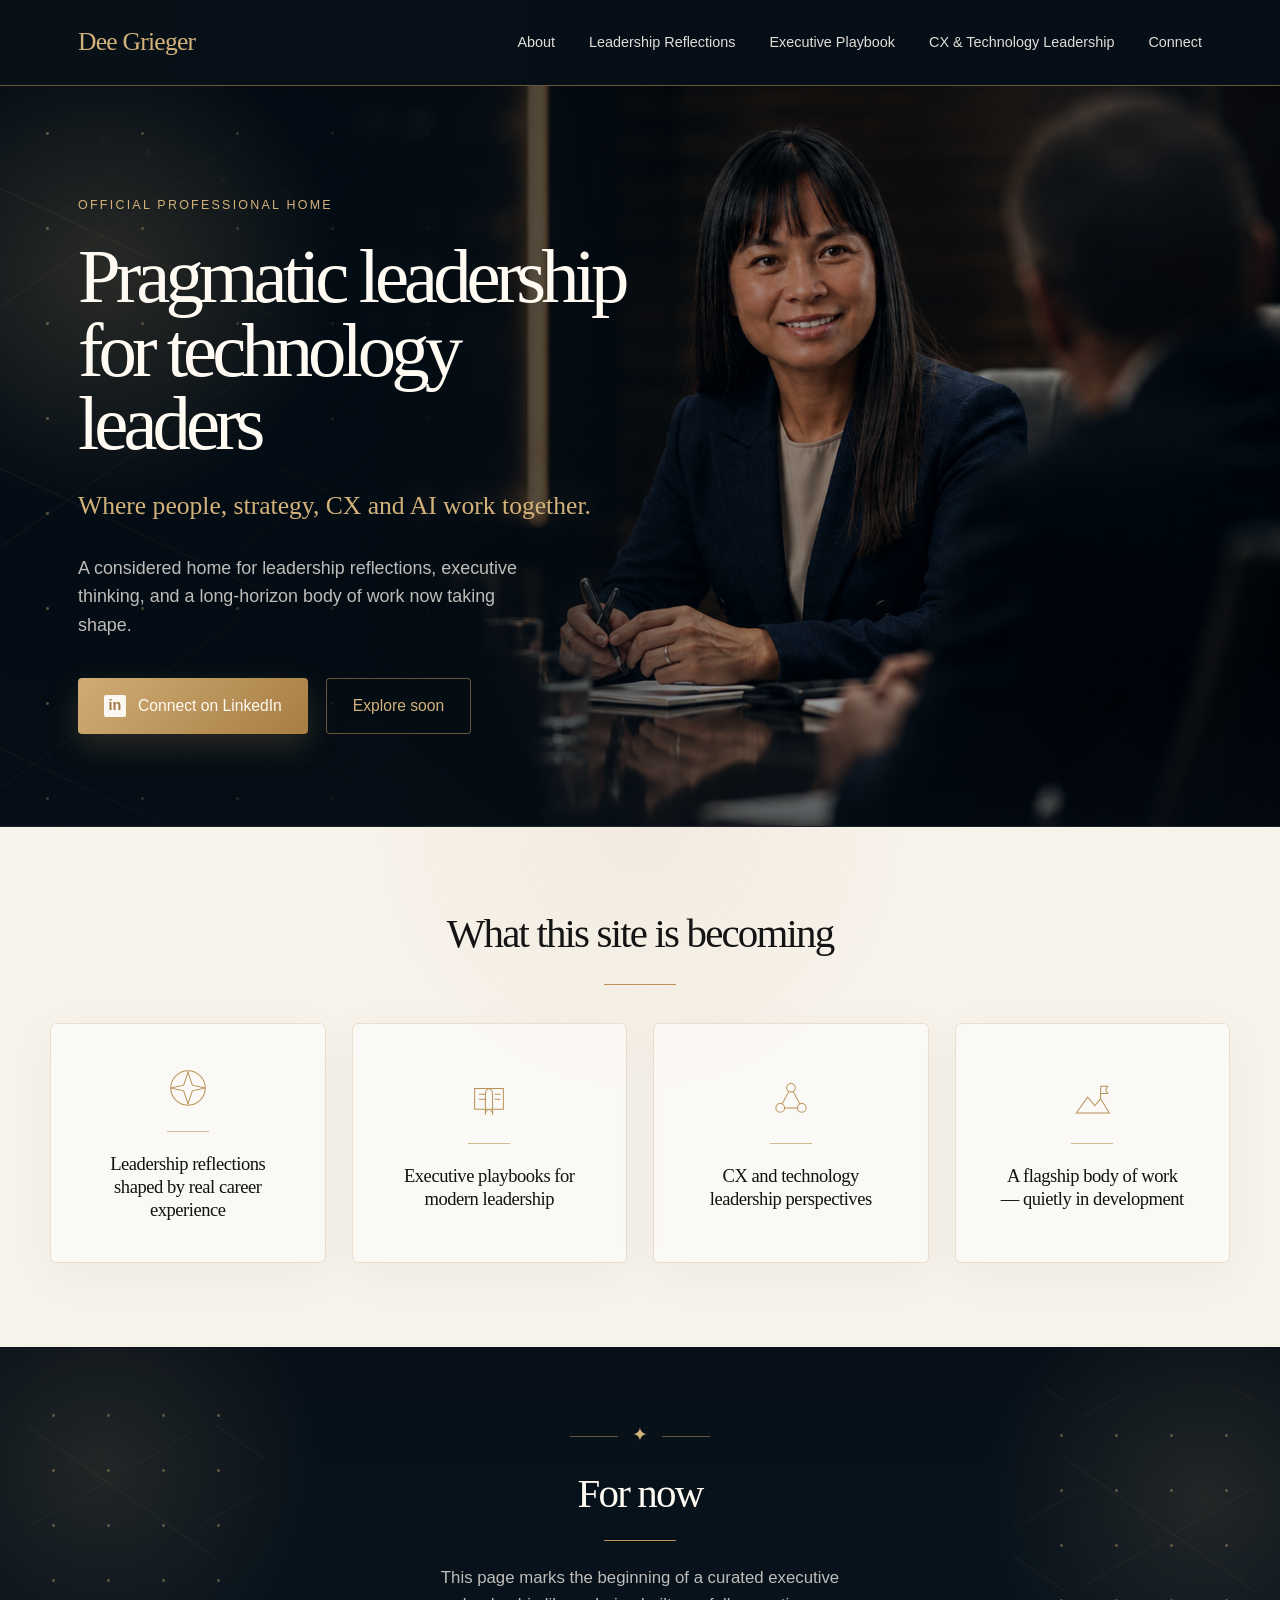
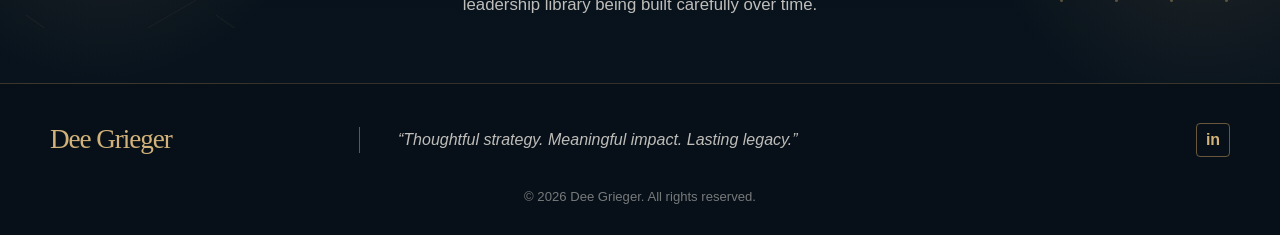
<file: index.htm>
<!DOCTYPE html>
<html lang="en">
<head>
  <meta charset="UTF-8" />
  <meta name="viewport" content="width=device-width, initial-scale=1.0" />

  <title>Dee Grieger | Technology Leadership, CX & Executive Thinking</title>
  <meta
    name="description"
    content="The official professional website of Dee Grieger, curating leadership reflections, executive playbooks, CX thinking, technology leadership perspectives, and a long-horizon body of work quietly in development."
  />

  <style>
    :root {
      --navy: #071018;
      --navy-soft: #0b1722;
      --charcoal: #121212;
      --cream: #f7f2ea;
      --warm-white: #fffaf2;
      --muted-gold: #b89258;
      --soft-gold: #d3b27a;
      --line-gold: rgba(184, 146, 88, 0.55);
      --text-muted: rgba(255, 250, 242, 0.74);
      --ink: #121212;
      --card-border: rgba(184, 146, 88, 0.25);
      --shadow: 0 24px 80px rgba(0, 0, 0, 0.32);
      --max-width: 1180px;
      --serif: Georgia, "Times New Roman", serif;
      --sans: -apple-system, BlinkMacSystemFont, "Segoe UI", Roboto, Helvetica, Arial, sans-serif;
    }

    * {
      box-sizing: border-box;
      margin: 0;
      padding: 0;
    }

    html {
      scroll-behavior: smooth;
    }

    body {
      background: var(--navy);
      color: var(--warm-white);
      font-family: var(--sans);
      line-height: 1.6;
      -webkit-font-smoothing: antialiased;
    }

    a {
      color: inherit;
      text-decoration: none;
    }

    .page {
      min-height: 100vh;
      overflow-x: hidden;
      background:
        radial-gradient(circle at top left, rgba(184, 146, 88, 0.14), transparent 30%),
        linear-gradient(180deg, #071018 0%, #0a121b 100%);
    }

    /* Header */

    header {
      position: sticky;
      top: 0;
      z-index: 20;
      background: rgba(7, 16, 24, 0.92);
      backdrop-filter: blur(18px);
      border-bottom: 1px solid var(--line-gold);
    }

    .nav {
      max-width: var(--max-width);
      margin: 0 auto;
      padding: 22px 28px;
      display: flex;
      align-items: center;
      justify-content: space-between;
      gap: 32px;
    }

    .brand {
      font-family: var(--serif);
      color: var(--soft-gold);
      font-size: clamp(1.4rem, 2vw, 1.85rem);
      letter-spacing: -0.03em;
      white-space: nowrap;
    }

    .nav-links {
      display: flex;
      align-items: center;
      gap: 34px;
      font-size: 0.9rem;
      color: rgba(255, 250, 242, 0.88);
    }

    .nav-links a {
      transition: color 0.25s ease;
    }

    .nav-links a:hover {
      color: var(--soft-gold);
    }

    /* Hero */

    .hero {
      position: relative;
      min-height: 650px;
      display: flex;
      align-items: stretch;
      overflow: hidden;
      border-bottom: 1px solid rgba(255, 250, 242, 0.08);
    }

    .hero::before {
      content: "";
      position: absolute;
      inset: 0;
      background:
        linear-gradient(90deg, rgba(7, 16, 24, 0.98) 0%, rgba(7, 16, 24, 0.9) 31%, rgba(7, 16, 24, 0.34) 56%, rgba(7, 16, 24, 0.18) 100%),
        url("assets/hero-boardroom.jpg") center right / cover no-repeat;
      filter: saturate(0.96) contrast(1.03);
      transform: scale(1.01);
    }

    .hero::after {
      content: "";
      position: absolute;
      inset: 0;
      background:
        radial-gradient(circle at 8% 25%, rgba(211, 178, 122, 0.18), transparent 18%),
        radial-gradient(circle at 90% 8%, rgba(255, 255, 255, 0.06), transparent 18%),
        linear-gradient(180deg, transparent 78%, rgba(7, 16, 24, 0.45) 100%);
      pointer-events: none;
    }

    .constellation {
      position: absolute;
      left: 0;
      top: 0;
      width: 42%;
      height: 100%;
      opacity: 0.52;
      pointer-events: none;
      background-image:
        radial-gradient(circle, rgba(211, 178, 122, 0.85) 0 1px, transparent 2px),
        linear-gradient(25deg, transparent 0 43%, rgba(184, 146, 88, 0.18) 43.2%, transparent 43.7%),
        linear-gradient(145deg, transparent 0 54%, rgba(184, 146, 88, 0.14) 54.2%, transparent 54.7%);
      background-size: 95px 95px, 280px 280px, 240px 240px;
      mask-image: linear-gradient(90deg, #000 0%, transparent 88%);
    }

    .hero-inner {
      position: relative;
      z-index: 2;
      width: 100%;
      max-width: var(--max-width);
      margin: 0 auto;
      padding: 110px 28px 92px;
      display: flex;
      align-items: center;
    }

    .hero-copy {
      max-width: 560px;
    }

    .eyebrow {
      color: var(--soft-gold);
      font-size: 0.78rem;
      letter-spacing: 0.18em;
      text-transform: uppercase;
      margin-bottom: 24px;
    }

    h1 {
      font-family: var(--serif);
      font-size: clamp(3rem, 6vw, 5.35rem);
      line-height: 0.96;
      letter-spacing: -0.065em;
      font-weight: 400;
      color: var(--warm-white);
      margin-bottom: 28px;
    }

    .subhead {
      font-family: var(--serif);
      font-size: clamp(1.25rem, 2vw, 1.72rem);
      color: var(--soft-gold);
      line-height: 1.35;
      margin-bottom: 30px;
    }

    .intro {
      max-width: 470px;
      color: var(--text-muted);
      font-size: clamp(1rem, 1.4vw, 1.14rem);
      margin-bottom: 38px;
    }

    .buttons {
      display: flex;
      flex-wrap: wrap;
      gap: 18px;
      align-items: center;
    }

    .btn {
      display: inline-flex;
      align-items: center;
      justify-content: center;
      gap: 12px;
      min-height: 56px;
      padding: 0 26px;
      border-radius: 4px;
      font-weight: 500;
      font-size: 0.98rem;
      transition: transform 0.25s ease, border-color 0.25s ease, background 0.25s ease;
    }

    .btn:hover {
      transform: translateY(-2px);
    }

    .btn-primary {
      background: linear-gradient(135deg, #d0ad75, #a77d43);
      color: #fffaf2;
      box-shadow: 0 12px 32px rgba(184, 146, 88, 0.22);
    }

    .btn-secondary {
      border: 1px solid var(--line-gold);
      color: var(--soft-gold);
      background: rgba(7, 16, 24, 0.2);
    }

    .btn-secondary:hover {
      background: rgba(184, 146, 88, 0.08);
      border-color: rgba(211, 178, 122, 0.75);
    }

    .linkedin-icon {
      width: 22px;
      height: 22px;
      display: inline-flex;
      align-items: center;
      justify-content: center;
      border-radius: 2px;
      background: rgba(255, 255, 255, 0.9);
      color: #9f7742;
      font-weight: 800;
      font-size: 0.9rem;
      line-height: 1;
    }

    /* Becoming Section */

    .becoming {
      background:
        radial-gradient(circle at top, rgba(184, 146, 88, 0.08), transparent 32%),
        var(--cream);
      color: var(--ink);
      padding: 74px 28px 84px;
    }

    .section-inner {
      max-width: var(--max-width);
      margin: 0 auto;
    }

    .section-title {
      text-align: center;
      font-family: var(--serif);
      font-size: clamp(2rem, 3.2vw, 3rem);
      letter-spacing: -0.045em;
      font-weight: 400;
      color: #141414;
      margin-bottom: 18px;
    }

    .gold-line {
      width: 72px;
      height: 1px;
      background: var(--muted-gold);
      margin: 0 auto 38px;
    }

    .cards {
      display: grid;
      grid-template-columns: repeat(4, 1fr);
      gap: 26px;
    }

    .card {
      min-height: 240px;
      padding: 34px 24px;
      background: rgba(255, 255, 255, 0.52);
      border: 1px solid var(--card-border);
      border-radius: 6px;
      display: flex;
      flex-direction: column;
      align-items: center;
      justify-content: center;
      text-align: center;
      box-shadow: 0 12px 50px rgba(18, 18, 18, 0.04);
    }

    .card svg {
      width: 46px;
      height: 46px;
      stroke: var(--muted-gold);
      stroke-width: 1.4;
      fill: none;
      margin-bottom: 20px;
    }

    .card-line {
      width: 42px;
      height: 1px;
      background: rgba(184, 146, 88, 0.62);
      margin-bottom: 20px;
    }

    .card p {
      font-family: var(--serif);
      font-size: clamp(1.08rem, 1.45vw, 1.32rem);
      line-height: 1.24;
      letter-spacing: -0.025em;
      max-width: 190px;
    }

    /* For Now */

    .for-now {
      position: relative;
      background:
        radial-gradient(circle at 8% 35%, rgba(211, 178, 122, 0.13), transparent 18%),
        radial-gradient(circle at 94% 45%, rgba(211, 178, 122, 0.13), transparent 18%),
        linear-gradient(180deg, #071018 0%, #08131d 100%);
      padding: 72px 28px 64px;
      text-align: center;
      overflow: hidden;
      border-top: 1px solid rgba(7, 16, 24, 0.8);
      border-bottom: 1px solid rgba(184, 146, 88, 0.26);
    }

    .for-now::before,
    .for-now::after {
      content: "";
      position: absolute;
      top: 12%;
      width: 240px;
      height: 240px;
      opacity: 0.45;
      background-image:
        radial-gradient(circle, rgba(211, 178, 122, 0.8) 0 1px, transparent 2px),
        linear-gradient(35deg, transparent 0 47%, rgba(184, 146, 88, 0.18) 47.2%, transparent 47.8%),
        linear-gradient(150deg, transparent 0 52%, rgba(184, 146, 88, 0.16) 52.2%, transparent 52.8%);
      background-size: 55px 55px, 190px 190px, 170px 170px;
    }

    .for-now::before {
      left: 2%;
    }

    .for-now::after {
      right: 2%;
      transform: rotate(180deg);
    }

    .ornament {
      position: relative;
      z-index: 1;
      color: var(--soft-gold);
      font-size: 1.2rem;
      margin-bottom: 10px;
    }

    .ornament::before,
    .ornament::after {
      content: "";
      display: inline-block;
      width: 48px;
      height: 1px;
      background: var(--line-gold);
      vertical-align: middle;
      margin: 0 14px;
    }

    .for-now h2 {
      position: relative;
      z-index: 1;
      font-family: var(--serif);
      font-size: clamp(2rem, 3.2vw, 3rem);
      font-weight: 400;
      letter-spacing: -0.045em;
      margin-bottom: 14px;
    }

    .for-now .gold-line {
      margin-bottom: 24px;
    }

    .for-now p {
      position: relative;
      z-index: 1;
      max-width: 470px;
      margin: 0 auto;
      color: var(--text-muted);
      font-size: 1.05rem;
    }

    /* Footer */

    footer {
      background: #071018;
      padding: 34px 28px 28px;
    }

    .footer-inner {
      max-width: var(--max-width);
      margin: 0 auto;
      display: grid;
      grid-template-columns: 1fr 2fr 1fr;
      align-items: center;
      gap: 28px;
      color: rgba(255, 250, 242, 0.74);
    }

    .footer-brand {
      font-family: var(--serif);
      color: var(--soft-gold);
      font-size: 1.7rem;
      letter-spacing: -0.04em;
    }

    .footer-quote {
      border-left: 1px solid var(--line-gold);
      padding-left: 38px;
      font-style: italic;
      text-align: left;
    }

    .footer-social {
      justify-self: end;
      width: 34px;
      height: 34px;
      border: 1px solid var(--line-gold);
      border-radius: 4px;
      color: var(--soft-gold);
      display: inline-flex;
      align-items: center;
      justify-content: center;
      font-weight: 800;
    }

    .copyright {
      max-width: var(--max-width);
      margin: 24px auto 0;
      text-align: center;
      color: rgba(255, 250, 242, 0.45);
      font-size: 0.82rem;
    }

    /* Responsive */

    @media (max-width: 980px) {
      .nav {
        align-items: flex-start;
      }

      .nav-links {
        display: none;
      }

      .hero {
        min-height: 720px;
      }

      .hero::before {
        background:
          linear-gradient(180deg, rgba(7, 16, 24, 0.72) 0%, rgba(7, 16, 24, 0.94) 66%, rgba(7, 16, 24, 1) 100%),
          url("assets/hero-boardroom.jpg") center top / cover no-repeat;
      }

      .hero-inner {
        align-items: flex-end;
        padding-top: 340px;
      }

      .cards {
        grid-template-columns: repeat(2, 1fr);
      }

      .footer-inner {
        grid-template-columns: 1fr;
        text-align: center;
      }

      .footer-quote {
        border-left: none;
        padding-left: 0;
        text-align: center;
      }

      .footer-social {
        justify-self: center;
      }
    }

    @media (max-width: 640px) {
      .nav {
        padding: 18px 22px;
      }

      .hero {
        min-height: 760px;
      }

      .hero-inner {
        padding: 360px 22px 58px;
      }

      h1 {
        font-size: 3rem;
      }

      .buttons {
        flex-direction: column;
        align-items: stretch;
      }

      .btn {
        width: 100%;
      }

      .becoming,
      .for-now {
        padding-left: 22px;
        padding-right: 22px;
      }

      .cards {
        grid-template-columns: 1fr;
      }

      .card {
        min-height: 210px;
      }
    }
  </style>
</head>

<body>
  <div class="page">
    <header>
      <nav class="nav" aria-label="Main navigation">
        <a class="brand" href="#">Dee Grieger</a>

        <div class="nav-links">
          <a href="#about">About</a>
          <a href="#reflections">Leadership Reflections</a>
          <a href="#playbook">Executive Playbook</a>
          <a href="#cx">CX &amp; Technology Leadership</a>
          <a href="#connect">Connect</a>
        </div>
      </nav>
    </header>

    <main>
      <section class="hero" id="about">
        <div class="constellation" aria-hidden="true"></div>

        <div class="hero-inner">
          <div class="hero-copy">
            <p class="eyebrow">Official professional home</p>

            <h1>Pragmatic leadership<br />for technology leaders</h1>

            <p class="subhead">
              Where people, strategy, CX and AI work together.
            </p>

            <p class="intro">
              A considered home for leadership reflections, executive thinking,
              and a long-horizon body of work now taking shape.
            </p>

            <div class="buttons" id="connect">
              <a
                class="btn btn-primary"
                href="https://www.linkedin.com/in/YOUR-LINKEDIN-SLUG/"
                target="_blank"
                rel="noopener noreferrer"
                aria-label="Connect with Dee Grieger on LinkedIn"
              >
                <span class="linkedin-icon">in</span>
                Connect on LinkedIn
              </a>

              <a class="btn btn-secondary" href="#becoming">
                Explore soon
              </a>
            </div>
          </div>
        </div>
      </section>

      <section class="becoming" id="becoming">
        <div class="section-inner">
          <h2 class="section-title">What this site is becoming</h2>
          <div class="gold-line"></div>

          <div class="cards">
            <article class="card" id="reflections">
              <svg viewBox="0 0 64 64" aria-hidden="true">
                <circle cx="32" cy="32" r="24"></circle>
                <path d="M32 10 L38 28 L56 32 L38 36 L32 54 L26 36 L8 32 L26 28 Z"></path>
              </svg>
              <div class="card-line"></div>
              <p>Leadership reflections shaped by real career experience</p>
            </article>

            <article class="card" id="playbook">
              <svg viewBox="0 0 64 64" aria-hidden="true">
                <path d="M12 16 h18 c4 0 7 3 7 7 v29 c0-4-3-7-7-7 H12 Z"></path>
                <path d="M52 16 H34 c-4 0-7 3-7 7 v29 c0-4 3-7 7-7 h18 Z"></path>
                <path d="M18 24 h10 M18 31 h10 M40 24 h8 M40 31 h8"></path>
              </svg>
              <div class="card-line"></div>
              <p>Executive playbooks for modern leadership</p>
            </article>

            <article class="card" id="cx">
              <svg viewBox="0 0 64 64" aria-hidden="true">
                <circle cx="32" cy="15" r="6"></circle>
                <circle cx="17" cy="43" r="6"></circle>
                <circle cx="47" cy="43" r="6"></circle>
                <path d="M29 20 L20 37 M35 20 L44 37 M23 43 h18"></path>
              </svg>
              <div class="card-line"></div>
              <p>CX and technology leadership perspectives</p>
            </article>

            <article class="card">
              <svg viewBox="0 0 64 64" aria-hidden="true">
                <path d="M10 50 L26 28 L36 40 L44 30 L56 50 Z"></path>
                <path d="M44 30 V13"></path>
                <path d="M44 13 h10 l-3 5 l3 5 H44"></path>
              </svg>
              <div class="card-line"></div>
              <p>A flagship body of work — quietly in development</p>
            </article>
          </div>
        </div>
      </section>

      <section class="for-now">
        <div class="ornament" aria-hidden="true">✦</div>
        <h2>For now</h2>
        <div class="gold-line"></div>

        <p>
          This page marks the beginning of a curated executive leadership library
          being built carefully over time.
        </p>
      </section>
    </main>

    <footer>
      <div class="footer-inner">
        <div class="footer-brand">Dee Grieger</div>

        <div class="footer-quote">
          “Thoughtful strategy. Meaningful impact. Lasting legacy.”
        </div>

        <a
          class="footer-social"
          href="https://www.linkedin.com/in/YOUR-LINKEDIN-SLUG/"
          target="_blank"
          rel="noopener noreferrer"
          aria-label="LinkedIn"
        >
          in
        </a>
      </div>

      <p class="copyright">
        © <span id="year"></span> Dee Grieger. All rights reserved.
      </p>
    </footer>
  </div>

  <script>
    document.getElementById("year").textContent = new Date().getFullYear();
  </script>
</body>
</html>
</file>
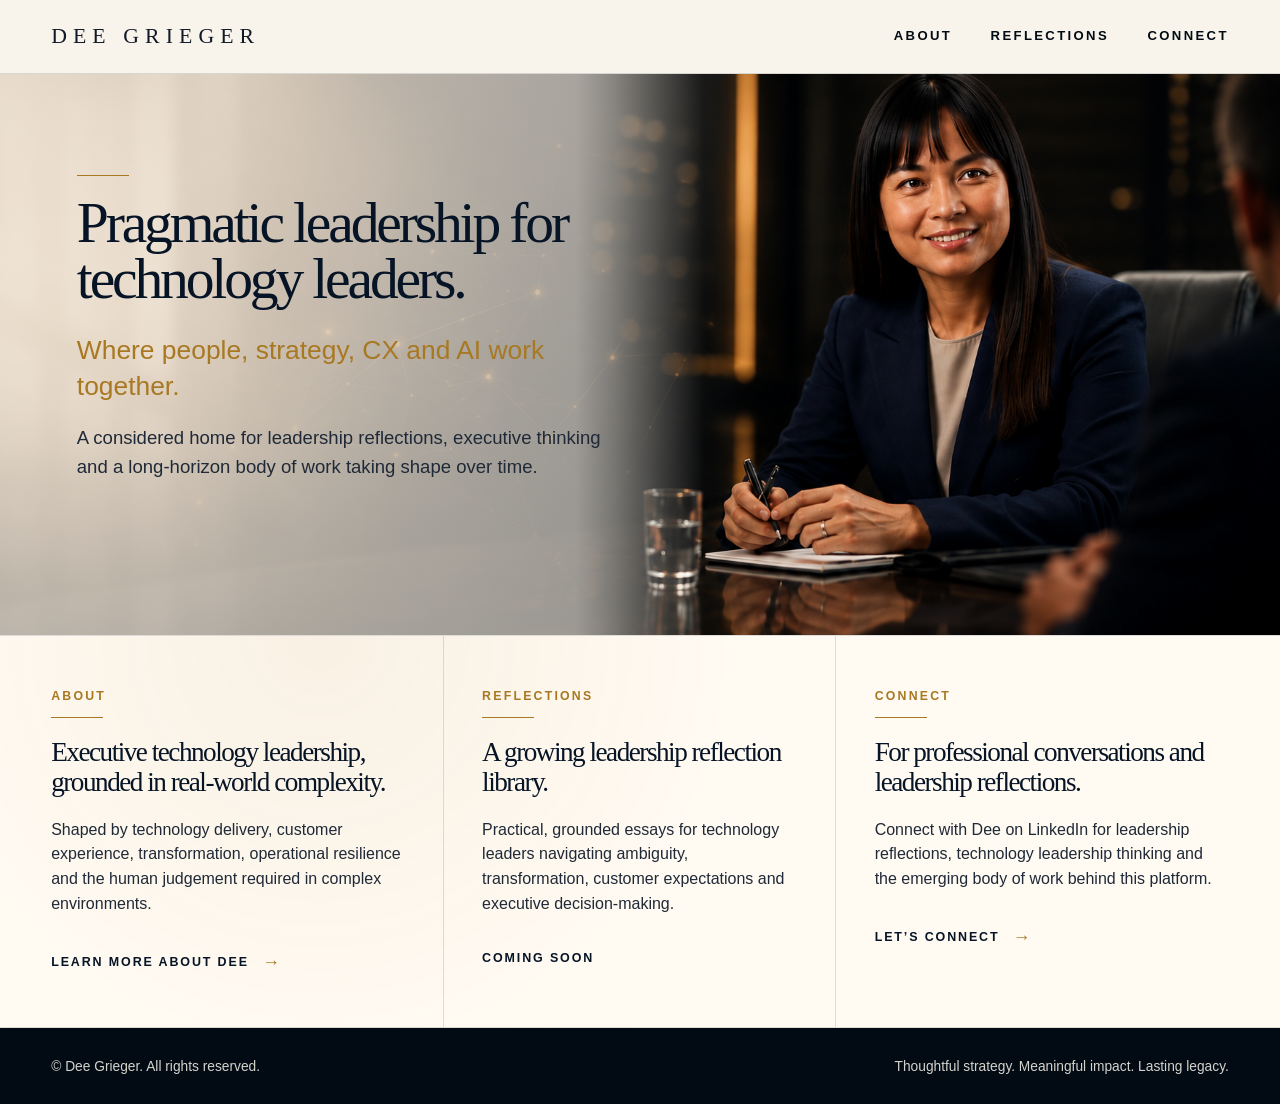
<file: index.html>
<!DOCTYPE html>
<html lang="en">
<head>
  <meta charset="UTF-8" />
  <meta name="viewport" content="width=device-width, initial-scale=1.0" />
  <title>Dee Grieger | Pragmatic Leadership for Technology Leaders</title>
  <meta name="description" content="The official professional home of Dee Grieger — pragmatic leadership for technology leaders, where people, strategy, CX and AI work together." />
  <meta property="og:title" content="Dee Grieger | Pragmatic Leadership for Technology Leaders" />
  <meta property="og:description" content="A considered home for leadership reflections, executive thinking and a long-horizon body of work taking shape over time." />
  <meta property="og:type" content="website" />
  <meta property="og:url" content="https://deegrieger.com" />
  <link rel="stylesheet" href="styles.css" />
</head>
<body>
  <script>
    function toggleMenu() {
      var x = document.getElementById("myLinks");
      if (x.style.display === "block") {
        x.style.display = "";
      } else {
        x.style.display = "block";
      }
    }
    function closeMenu() {
      var x = document.getElementById("myLinks");
      if (x.style.display === "block") {
        x.style.display = "";
      }
    }
  </script>
  <header class="site-header">
    <a class="brand" href="#top" aria-label="Dee Grieger home" onclick="closeMenu()">Dee Grieger</a>
    <a href="javascript:void(0);" class="menu" onclick="toggleMenu()">
      <svg xmlns="http://www.w3.org/2000/svg" viewBox="0 0 448 512" fill="currentColor"><!--!Font Awesome Free v7.3.1 by @fontawesome - https://fontawesome.com License - https://fontawesome.com/license/free Copyright 2026 Fonticons, Inc.--><path d="M0 96C0 78.3 14.3 64 32 64l384 0c17.7 0 32 14.3 32 32s-14.3 32-32 32L32 128C14.3 128 0 113.7 0 96zM0 256c0-17.7 14.3-32 32-32l384 0c17.7 0 32 14.3 32 32s-14.3 32-32 32L32 288c-17.7 0-32-14.3-32-32zM448 416c0 17.7-14.3 32-32 32L32 448c-17.7 0-32-14.3-32-32s14.3-32 32-32l384 0c17.7 0 32 14.3 32 32z"/></svg>
    </a>
    <nav id="myLinks" class="primary-nav" aria-label="Primary navigation">
      <a href="about.html">About</a>
      <a href="#reflections">Reflections</a>
      <a href="#connect">Connect</a>
    </nav>
  </header>

  <main id="top">
    <section class="hero hero-landing" aria-label="Homepage introduction">
      <div class="hero-copy">
        <p class="eyebrow"></p>
        <h1>Pragmatic leadership for technology leaders.</h1>
        <p class="hero-statement">Where people, strategy, CX and AI work together.</p>
        <p class="hero-support">A considered home for leadership reflections, executive thinking and a long-horizon body of work taking shape over time.</p>
        <div class="hero-actions">
          <!-- <a class="button button-primary" href="#reflections">Read reflections</a>
          <a class="button button-secondary" href="https://www.linkedin.com/in/deegrieger/" target="_blank" rel="noopener noreferrer">Connect on LinkedIn <span aria-hidden="true">↗</span></a> -->
          &nbsp;
          &nbsp;
          &nbsp;
        </div>
      </div>


      <div class="hero-image-wrap" aria-label="Dee Grieger in an executive leadership setting">
        <img src="assets/images/hero-boardroom.jpeg" alt="Dee Grieger in a calm executive boardroom setting" />
      </div>

    </section>

    <section class="section-strip" aria-label="Site sections">
      <article class="section-card" id="about">
        <p class="section-kicker">About</p>
        <h2>Executive technology leadership, grounded in real-world complexity.</h2>
        <p>Shaped by technology delivery, customer experience, transformation, operational resilience and the human judgement required in complex environments.</p>
        <a class="text-link" href="about.html">Learn more about Dee <span aria-hidden="true">→</span></a>
        <!-- <a class="text-link" href="#top">Coming soon <span aria-hidden="true"></span></a> -->
      </article>

      <article class="section-card" id="reflections">
        <p class="section-kicker">Reflections</p>
        <h2>A growing leadership reflection library.</h2>
        <p>Practical, grounded essays for technology leaders navigating ambiguity, transformation, customer expectations and executive decision-making.</p>
        <!--<a class="text-link" href="#top">Explore reflections <span aria-hidden="true">→</span></a>-->
        <a class="text-link" href="#top">Coming soon <span aria-hidden="true"></span></a>
      </article>

      <article class="section-card" id="connect">
        <p class="section-kicker">Connect</p>
        <h2>For professional conversations and leadership reflections.</h2>
        <p>Connect with Dee on LinkedIn for leadership reflections, technology leadership thinking and the emerging body of work behind this platform.</p>
        <a class="text-link" href="https://www.linkedin.com/in/deegrieger/" target="_blank" rel="noopener noreferrer">Let’s connect <span aria-hidden="true">→</span></a>
      </article>
    </section>
  </main>

  <footer class="site-footer">
    <p>© Dee Grieger. All rights reserved.</p>
    <p>Thoughtful strategy. Meaningful impact. Lasting legacy.</p>
  </footer>
</body>
</html>
</file>
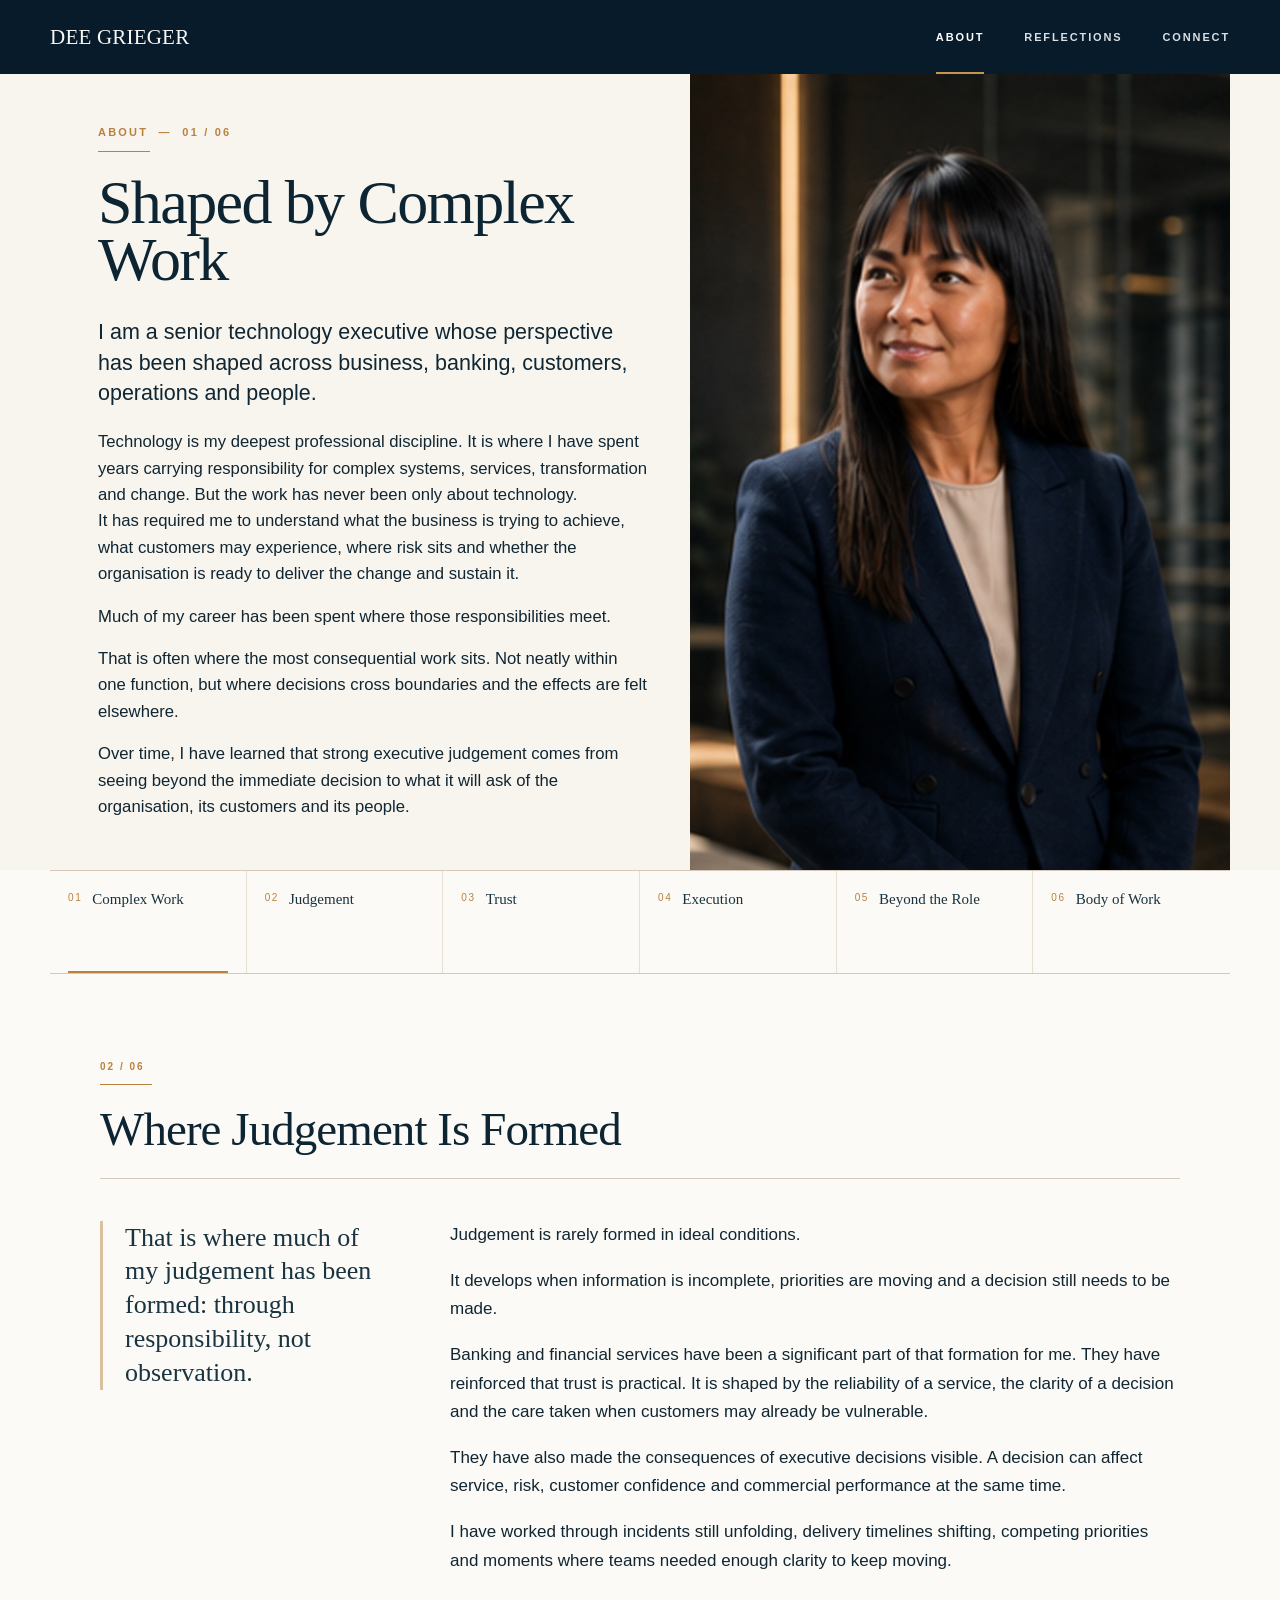
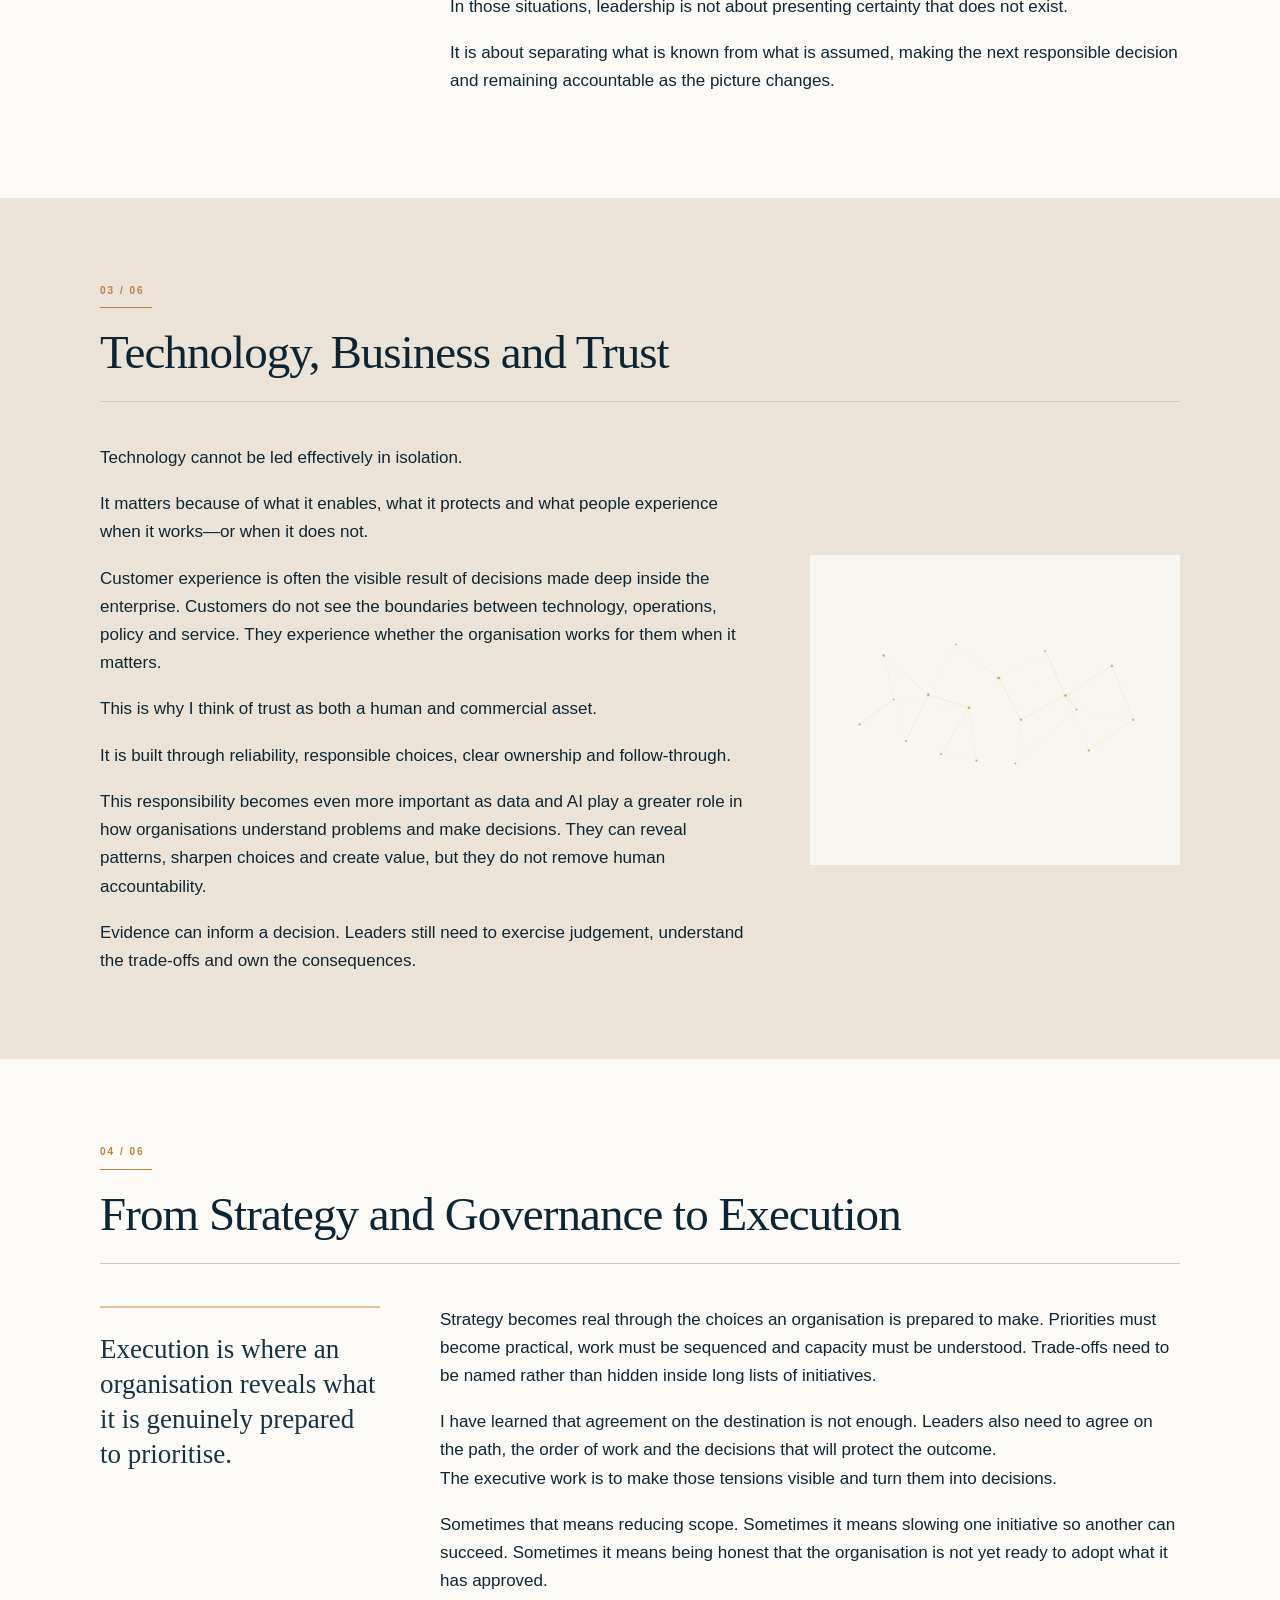
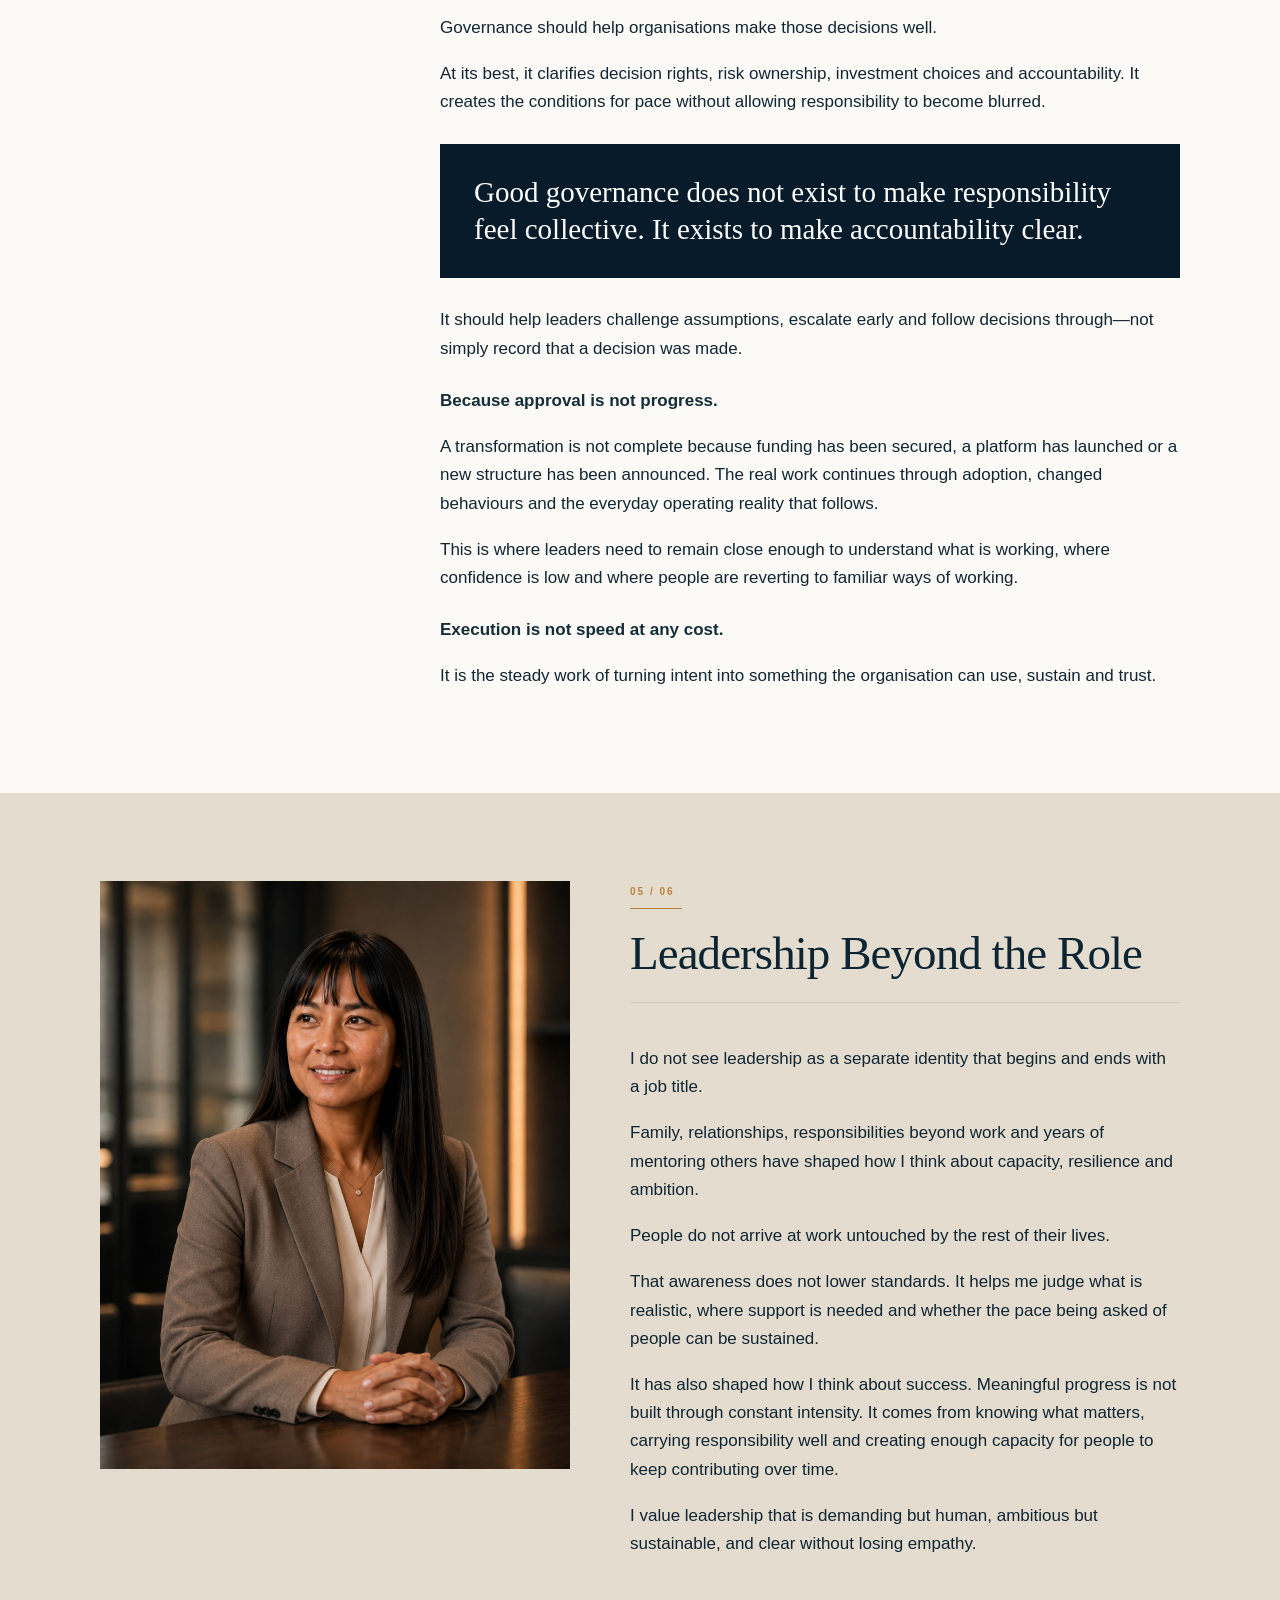
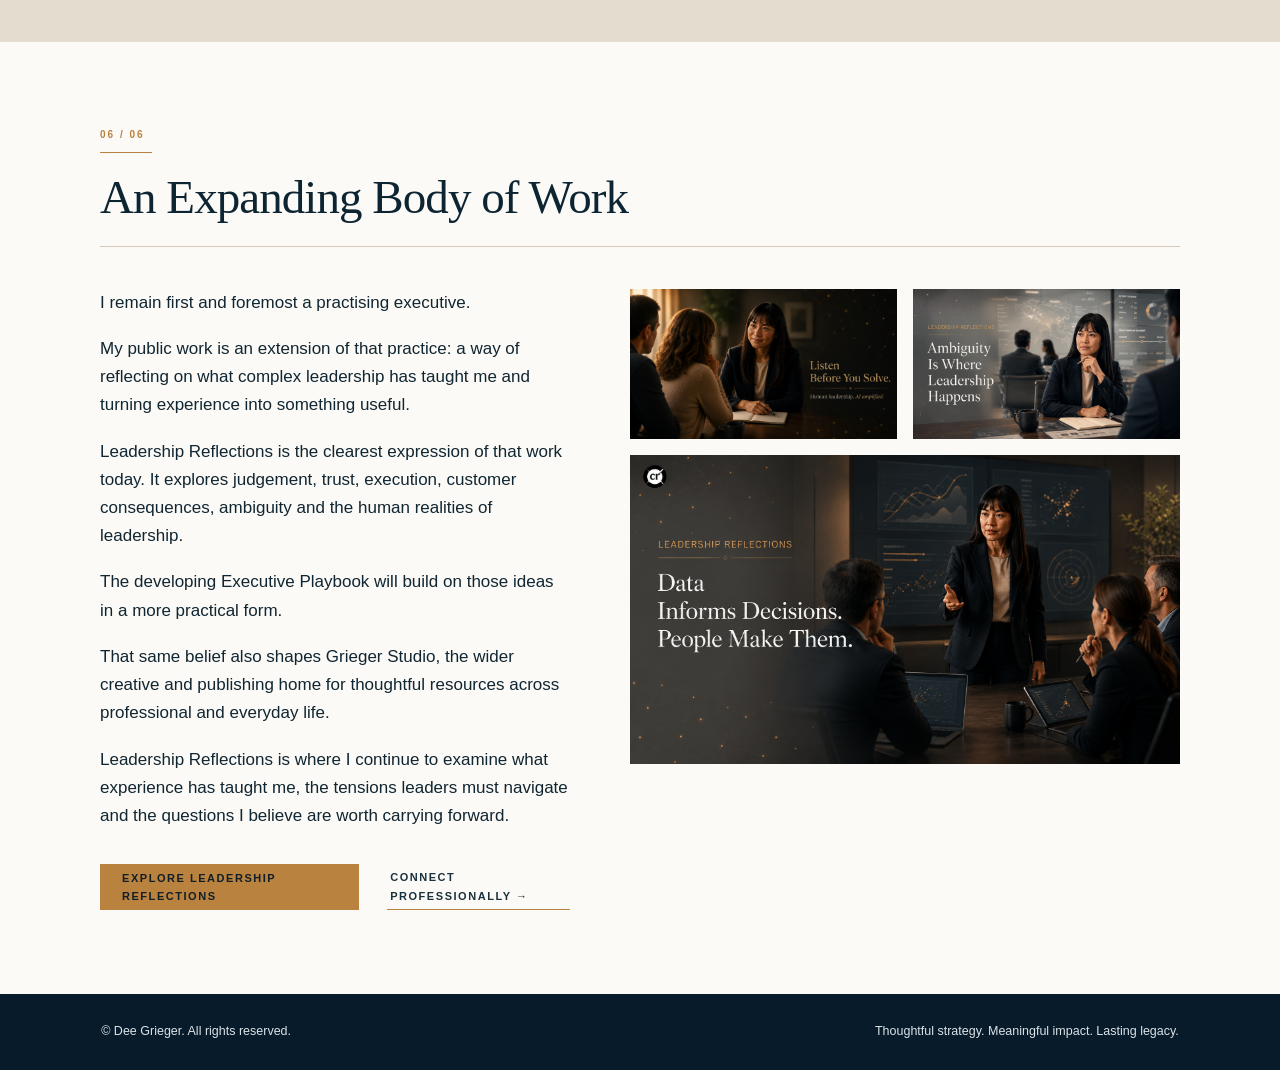
<file: about.html>
<!doctype html>
<html lang="en-AU" class="no-js">
<head>
  <meta charset="utf-8">
  <meta name="viewport" content="width=device-width, initial-scale=1">
  <title>About Dee Grieger | Technology Leadership, Judgement and Execution</title>
  <meta name="description" content="Dee Grieger is a senior technology executive whose perspective has been shaped across business, banking, customers, operations and people.">
  <link rel="canonical" href="https://deegrieger.com/about/">

  <meta property="og:type" content="website">
  <meta property="og:site_name" content="Dee Grieger">
  <meta property="og:title" content="About Dee Grieger | Technology Leadership, Judgement and Execution">
  <meta property="og:description" content="An executive perspective shaped by complex work across technology, business, customers, governance and execution.">
  <meta property="og:url" content="https://deegrieger.com/about/">
  <meta name="theme-color" content="#071b2b">

  <!-- Remove these font links if the shared deegrieger.com shell already loads EB Garamond and Inter. -->
  <script>document.documentElement.classList.replace('no-js', 'js');</script>
  <link rel="stylesheet" href="styles.css">
  <link rel="stylesheet" href="styles-about.css">
  <script src="assets/js/about.js" defer></script>
</head>
<body class="about-page">
  <a class="skip-link" href="#main-content">Skip to main content</a>

  <header class="site-header" data-site-header>
    <div class="header-inner">
      <a class="brand" href="index.html" aria-label="Dee Grieger home">Dee Grieger</a>

      <nav class="desktop-nav primary-navigation" id="primary-navigation" aria-label="Primary navigation">
        <a class="active" href="about.html" aria-current="page">About</a>
        <a href="index.html#reflections">Reflections</a>
        <a href="index.html#connect">Connect</a>
      </nav>

      <button class="mobile-menu" type="button" aria-expanded="false" aria-controls="primary-navigation">
        <span class="sr-only" data-menu-label>Open navigation</span>
        <span class="mobile-menu__line" aria-hidden="true"></span>
        <span class="mobile-menu__line" aria-hidden="true"></span>
      </button>
    </div>
  </header>

  <main id="main-content">
    <section class="hero section-anchor" id="complex-work" aria-labelledby="complex-work-title">
      <div class="page-frame hero-grid">
        <div class="hero-copy hero-copy--intro">
          <div class="eyebrow" aria-hidden="true">About&nbsp;&nbsp;—&nbsp;&nbsp;01 / 06</div>
          <h1 id="complex-work-title">Shaped by Complex Work</h1>
          <p class="lead">I am a senior technology executive whose perspective has been shaped across business, banking, customers, operations and people.</p>
          <p>Technology is my deepest professional discipline. It is where I have spent years carrying responsibility for complex systems, services, transformation and change. But the work has never been only about technology.</p>
        </div>

        <figure class="hero-media">
          <img
            src="assets/images/about/dg-about-hero.jpg"
            width="1638"
            height="2048"
            alt="Portrait of Dee Grieger in a navy blazer in a softly lit professional setting."
            fetchpriority="high"
            decoding="async">
        </figure>

        <div class="hero-copy hero-copy--remaining">
          <p>It has required me to understand what the business is trying to achieve, what customers may experience, where risk sits and whether the organisation is ready to deliver the change and sustain it.</p>
          <p>Much of my career has been spent where those responsibilities meet.</p>
          <p>That is often where the most consequential work sits. Not neatly within one function, but where decisions cross boundaries and the effects are felt elsewhere.</p>
          <p>Over time, I have learned that strong executive judgement comes from seeing beyond the immediate decision to what it will ask of the organisation, its customers and its people.</p>
        </div>
      </div>
    </section>

    <div class="section-index-wrap" data-section-index-wrap>
      <nav class="page-frame section-index" aria-label="About page sections" data-section-index>
        <a class="index-item active" href="#complex-work" aria-current="location"><span class="index-no">01</span><span class="index-label">Complex Work</span></a>
        <a class="index-item" href="#judgement"><span class="index-no">02</span><span class="index-label">Judgement</span></a>
        <a class="index-item" href="#trust"><span class="index-no">03</span><span class="index-label">Trust</span></a>
        <a class="index-item" href="#execution"><span class="index-no">04</span><span class="index-label">Execution</span></a>
        <a class="index-item" href="#beyond-role"><span class="index-no">05</span><span class="index-label">Beyond the Role</span></a>
        <a class="index-item" href="#body-of-work"><span class="index-no">06</span><span class="index-label">Body of Work</span></a>
      </nav>
    </div>

    <section class="content-section section-anchor" id="judgement" aria-labelledby="judgement-title" data-disclosure data-expanded="false">
      <div class="section-inner">
        <div class="section-kicker" aria-hidden="true">02 / 06</div>
        <h2 id="judgement-title">Where Judgement Is Formed</h2>
        <div class="heading-rule" aria-hidden="true"></div>

        <div class="judgement-grid">
          <blockquote class="emphasis" id="judgement-emphasis" data-disclosure-extra>
            <p>That is where much of my judgement has been formed: through responsibility, not observation.</p>
          </blockquote>

          <div class="section-copy judgement-copy">
            <p>Judgement is rarely formed in ideal conditions.</p>
            <p>It develops when information is incomplete, priorities are moving and a decision still needs to be made.</p>
            <p>Banking and financial services have been a significant part of that formation for me. They have reinforced that trust is practical. It is shaped by the reliability of a service, the clarity of a decision and the care taken when customers may already be vulnerable.</p>
            <p>They have also made the consequences of executive decisions visible. A decision can affect service, risk, customer confidence and commercial performance at the same time.</p>
            <div id="judgement-more" data-disclosure-extra>
              <p>I have worked through incidents still unfolding, delivery timelines shifting, competing priorities and moments where teams needed enough clarity to keep moving.</p>
              <p>In those situations, leadership is not about presenting certainty that does not exist.</p>
              <p>It is about separating what is known from what is assumed, making the next responsible decision and remaining accountable as the picture changes.</p>
            </div>
          </div>

          <button class="disclosure-row" type="button" aria-expanded="false" aria-controls="judgement-more judgement-emphasis" data-disclosure-toggle>
            <span data-disclosure-label>Continue reading</span>
            <span class="disclosure-icon" aria-hidden="true"></span>
          </button>
        </div>
      </div>
    </section>

    <section class="content-section stone section-anchor" id="trust" aria-labelledby="trust-title">
      <div class="section-inner">
        <div class="section-kicker" aria-hidden="true">03 / 06</div>
        <h2 id="trust-title">Technology, Business and Trust</h2>
        <div class="heading-rule" aria-hidden="true"></div>

        <div class="trust-grid">
          <div class="section-copy">
            <p>Technology cannot be led effectively in isolation.</p>
            <p>It matters because of what it enables, what it protects and what people experience when it works—or when it does not.</p>
            <p>Customer experience is often the visible result of decisions made deep inside the enterprise. Customers do not see the boundaries between technology, operations, policy and service. They experience whether the organisation works for them when it matters.</p>
            <p>This is why I think of trust as both a human and commercial asset.</p>
            <p>It is built through reliability, responsible choices, clear ownership and follow-through.</p>
            <p>This responsibility becomes even more important as data and AI play a greater role in how organisations understand problems and make decisions. They can reveal patterns, sharpen choices and create value, but they do not remove human accountability.</p>
            <p>Evidence can inform a decision. Leaders still need to exercise judgement, understand the trade-offs and own the consequences.</p>
          </div>

          <figure class="connected-panel" aria-hidden="true">
            <picture>
              <source media="(max-width: 63.999rem)" srcset="assets/images/about/dg-about-connected-system-mobile.svg" type="image/svg+xml">
              <source media="(max-width: 63.999rem)" srcset="assets/images/about/dg-about-connected-system-mobile.png" type="image/png">
              <source srcset="assets/images/about/dg-about-connected-system.svg" type="image/svg+xml">
              <img
                src="assets/images/about/dg-about-connected-system.png"
                width="1800"
                height="1200"
                alt=""
                loading="lazy"
                decoding="async">
            </picture>
          </figure>
        </div>
      </div>
    </section>

    <section class="content-section section-anchor" id="execution" aria-labelledby="execution-title" data-disclosure data-expanded="false">
      <div class="section-inner">
        <div class="section-kicker" aria-hidden="true">04 / 06</div>
        <h2 id="execution-title">From Strategy and Governance to Execution</h2>
        <div class="heading-rule" aria-hidden="true"></div>

        <div class="execution-grid">
          <p class="execution-strategy">Strategy becomes real through the choices an organisation is prepared to make. Priorities must become practical, work must be sequenced and capacity must be understood. Trade-offs need to be named rather than hidden inside long lists of initiatives.</p>

          <p class="execution-lead">Execution is where an organisation reveals what it is genuinely prepared to prioritise.</p>

          <div class="section-copy execution-opening">
            <p>I have learned that agreement on the destination is not enough. Leaders also need to agree on the path, the order of work and the decisions that will protect the outcome.</p>
          </div>

          <div class="section-copy execution-more" id="execution-more" data-disclosure-extra>
            <p>The executive work is to make those tensions visible and turn them into decisions.</p>
            <p>Sometimes that means reducing scope. Sometimes it means slowing one initiative so another can succeed. Sometimes it means being honest that the organisation is not yet ready to adopt what it has approved.</p>
            <p>Governance should help organisations make those decisions well.</p>
            <p>At its best, it clarifies decision rights, risk ownership, investment choices and accountability. It creates the conditions for pace without allowing responsibility to become blurred.</p>
            <blockquote class="governance-panel">
              <p>Good governance does not exist to make responsibility feel collective. It exists to make accountability clear.</p>
            </blockquote>
            <p>It should help leaders challenge assumptions, escalate early and follow decisions through—not simply record that a decision was made.</p>
            <p class="signature">Because approval is not progress.</p>
            <p>A transformation is not complete because funding has been secured, a platform has launched or a new structure has been announced. The real work continues through adoption, changed behaviours and the everyday operating reality that follows.</p>
            <p>This is where leaders need to remain close enough to understand what is working, where confidence is low and where people are reverting to familiar ways of working.</p>
            <p class="signature">Execution is not speed at any cost.</p>
            <p>It is the steady work of turning intent into something the organisation can use, sustain and trust.</p>
          </div>

          <button class="disclosure-row" type="button" aria-expanded="false" aria-controls="execution-more" data-disclosure-toggle>
            <span data-disclosure-label>Continue reading</span>
            <span class="disclosure-icon" aria-hidden="true"></span>
          </button>
        </div>
      </div>
    </section>

    <section class="content-section stone-deep section-anchor" id="beyond-role" aria-labelledby="beyond-role-title">
      <div class="section-inner beyond-grid">
        <figure class="beyond-media">
          <img
            src="assets/images/about/dg-about-beyond-role.jpg"
            width="1638"
            height="2048"
            alt="Portrait of Dee Grieger in a warm-stone blazer seated at a table in a professional setting."
            loading="lazy"
            decoding="async">
        </figure>

        <div class="beyond-copy">
          <div class="section-kicker" aria-hidden="true">05 / 06</div>
          <h2 id="beyond-role-title">Leadership Beyond the Role</h2>
          <div class="heading-rule" aria-hidden="true"></div>
          <div class="section-copy">
            <p>I do not see leadership as a separate identity that begins and ends with a job title.</p>
            <p>Family, relationships, responsibilities beyond work and years of mentoring others have shaped how I think about capacity, resilience and ambition.</p>
            <p>People do not arrive at work untouched by the rest of their lives.</p>
            <p>That awareness does not lower standards. It helps me judge what is realistic, where support is needed and whether the pace being asked of people can be sustained.</p>
            <p>It has also shaped how I think about success. Meaningful progress is not built through constant intensity. It comes from knowing what matters, carrying responsibility well and creating enough capacity for people to keep contributing over time.</p>
            <p>I value leadership that is demanding but human, ambitious but sustainable, and clear without losing empathy.</p>
          </div>
        </div>
      </div>
    </section>

    <section class="content-section section-anchor" id="body-of-work" aria-labelledby="body-of-work-title">
      <div class="section-inner">
        <div class="section-kicker" aria-hidden="true">06 / 06</div>
        <h2 id="body-of-work-title">An Expanding Body of Work</h2>
        <div class="heading-rule" aria-hidden="true"></div>

        <div class="work-grid">
          <div class="section-copy">
            <p>I remain first and foremost a practising executive.</p>
            <p>My public work is an extension of that practice: a way of reflecting on what complex leadership has taught me and turning experience into something useful.</p>
            <p>Leadership Reflections is the clearest expression of that work today. It explores judgement, trust, execution, customer consequences, ambiguity and the human realities of leadership.</p>
            <p>The developing Executive Playbook will build on those ideas in a more practical form.</p>
            <p>That same belief also shapes Grieger Studio, the wider creative and publishing home for thoughtful resources across professional and everyday life.</p>
            <p>Leadership Reflections is where I continue to examine what experience has taught me, the tensions leaders must navigate and the questions I believe are worth carrying forward.</p>

            <div class="ctas">
              <a class="cta-primary" href="index.html#reflections">Explore Leadership Reflections</a>
              <a class="cta-secondary" href="index.html#connect">Connect Professionally&nbsp;→</a>
            </div>
          </div>

          <div class="reflection-grid desktop-reflections" aria-label="Selected Leadership Reflections">
            <a class="reflection-card top" href="index.html#reflections" aria-label="Read Listen Before You Solve">
              <img src="assets/images/about/existing-approved-listen-before-you-solve.png" width="1536" height="1024" alt="" loading="lazy" decoding="async">
            </a>
            <a class="reflection-card top" href="index.html#reflections" aria-label="Read Ambiguity Is Where Leadership Happens">
              <img src="assets/images/about/existing-approved-ambiguity-is-where-leadership-happens.png" width="1672" height="941" alt="" loading="lazy" decoding="async">
            </a>
            <a class="reflection-card wide" href="index.html#reflections" aria-label="Read Data Informs Decisions. People Make Them.">
              <img src="assets/images/about/existing-approved-data-informs-decisions-people-make-them.png" width="1672" height="941" alt="" loading="lazy" decoding="async">
            </a>
          </div>
        </div>

        <div class="mobile-reflections" aria-label="Selected Leadership Reflections">
          <div class="scroll-row" tabindex="0" aria-label="Horizontally scroll through selected Leadership Reflections">
            <a class="scroll-card" href="index.html#reflections" aria-label="Read Listen Before You Solve">
              <img src="assets/images/about/existing-approved-listen-before-you-solve.png" width="1536" height="1024" alt="" loading="lazy" decoding="async">
            </a>
            <a class="scroll-card" href="index.html#reflections" aria-label="Read Ambiguity Is Where Leadership Happens">
              <img src="assets/images/about/existing-approved-ambiguity-is-where-leadership-happens.png" width="1672" height="941" alt="" loading="lazy" decoding="async">
            </a>
            <a class="scroll-card" href="index.html#reflections" aria-label="Read Data Informs Decisions. People Make Them.">
              <img src="assets/images/about/existing-approved-data-informs-decisions-people-make-them.png" width="1672" height="941" alt="" loading="lazy" decoding="async">
            </a>
          </div>
        </div>
      </div>
    </section>
  </main>

  <footer class="site-footer">
    <div class="footer-inner">
      <div>© Dee Grieger. All rights reserved.</div>
      <div>Thoughtful strategy. Meaningful impact. Lasting legacy.</div>
    </div>
  </footer>
</body>
</html>
</file>
<file: styles.css>
:root {
  --navy: #061426;
  --navy-deep: #020b14;
  --ink: #111827;
  --muted: #5f6470;
  --warm-white: #f8f3eb;
  --paper: #fffaf2;
  --gold: #a87822;
  --gold-soft: rgba(168, 120, 34, 0.22);
  --line: rgba(6, 20, 38, 0.13);
  --shadow: 0 28px 80px rgba(6, 20, 38, 0.16);
  --max-width: 1440px;
}

* { box-sizing: border-box; }

html { scroll-behavior: smooth; }

body {
  margin: 0;
  font-family: -apple-system, BlinkMacSystemFont, "Segoe UI", Roboto, Helvetica, Arial, sans-serif;
  color: var(--ink);
  background: var(--warm-white);
  line-height: 1.55;
}

a { color: inherit; text-decoration: none; }

.site-header {
  height: 74px;
  display: flex;
  align-items: center;
  justify-content: space-between;
  padding: 0 clamp(1.4rem, 4vw, 4rem);
  border-bottom: 1px solid var(--line);
  background: rgba(248, 243, 235, 0.92);
  backdrop-filter: blur(16px);
  position: sticky;
  top: 0;
  z-index: 20;
}

.brand {
  font-family: Georgia, "Times New Roman", serif;
  font-size: clamp(1.05rem, 1.7vw, 1.45rem);
  letter-spacing: 0.28em;
  text-transform: uppercase;
  /* color: var(--navy); */
  white-space: nowrap;
}

.primary-nav {
  display: flex;
  align-items: center;
  gap: clamp(1.3rem, 3vw, 3.3rem);
  font-size: 0.82rem;
  font-weight: 650;
  letter-spacing: 0.18em;
  text-transform: uppercase;
  color: var(--navy-deep);
}

.primary-nav a {
  position: relative;
  padding: 0.4rem 0;
}

.primary-nav a::after {
  content: "";
  position: absolute;
  left: 0;
  right: 0;
  bottom: -0.1rem;
  height: 1px;
  background: var(--gold);
  transform: scaleX(0);
  transform-origin: left;
  transition: transform 0.22s ease;
}

.primary-nav a:hover::after { transform: scaleX(1); }

.hero-landing {
  background:
    linear-gradient(90deg, rgba(7, 16, 24, 0.98) 0%, rgba(7, 16, 24, 0.9) 31%, rgba(7, 16, 24, 0.34) 56%, rgba(7, 16, 24, 0.18) 100%),
	url(assets/images/hero-boardroom.jpeg) center right / cover no-repeat;
  background:
    linear-gradient(90deg, rgba(248,243,235,0.6) 0%, rgba(248,243,235,0.6) 45%, rgba(248,243,235,0.45) 48%, rgba(248,243,235,0) 55%),
    url(assets/images/hero-boardroom.jpeg) center right / cover no-repeat;
}

.hero-landing {
  /*min-height: calc(100vh - 74px);*/
  display: grid;
  grid-template-columns: 1.0fr 1.0fr;
  align-items: stretch;
  overflow: hidden;
}

.hero-copy {
  position: relative;
  z-index: 2;
  padding: clamp(3rem, 7vw, 6.3rem) clamp(1.5rem, 2vw, 2rem) clamp(3rem, 7vw, 6.3rem) clamp(1.5rem, 6vw, 6rem);
  align-self: center;
  max-width: 800px;
}

.eyebrow,
.section-kicker {
  margin: 0 0 1.15rem;
  font-size: 0.77rem;
  font-weight: 700;
  letter-spacing: 0.18em;
  text-transform: uppercase;
  color: var(--gold);
}

.eyebrow::after,
.section-kicker::after {
  content: "";
  display: block;
  width: 3.25rem;
  height: 1px;
  margin-top: 0.72rem;
  background: var(--gold);
}

h1,
h2 {
  font-family: Georgia, "Times New Roman", serif;
  font-weight: 400;
  color: var(--navy);
  letter-spacing: -0.055em;
}

h1 {
  font-size: clamp(3.1rem, 4.5vw, 4.5rem);
  line-height: 0.98;
  max-width: 720px;
  margin: 0 0 1.6rem;
}

.hero-statement {
  margin: 0 0 1.25rem;
  font-size: clamp(1.25rem, 2.1vw, 1.65rem);
  line-height: 1.35;
  color: var(--gold);
  max-width: 620px;
}

.hero-support {
  margin: 0;
  max-width: 610px;
  font-size: clamp(1rem, 1.45vw, 1.16rem);
  color: #1f2937;
}

.hero-actions {
  display: flex;
  gap: 1.1rem;
  flex-wrap: wrap;
  margin-top: 2.4rem;
}

.button {
  display: inline-flex;
  align-items: center;
  justify-content: center;
  gap: 0.65rem;
  min-height: 52px;
  padding: 0.95rem 1.55rem;
  border-radius: 12px;
  border: 1px solid var(--navy);
  font-size: 0.78rem;
  font-weight: 750;
  letter-spacing: 0.14em;
  text-transform: uppercase;
  transition: transform 0.2s ease, background 0.2s ease, color 0.2s ease, box-shadow 0.2s ease;
}

.button:hover {
  transform: translateY(-1px);
  box-shadow: 0 16px 32px rgba(6, 20, 38, 0.12);
}

.button-primary {
  background: var(--navy);
  color: var(--warm-white);
}

.button-primary:hover { background: var(--navy-deep); }
.button-secondary { background: rgba(248, 243, 235, 0.72); color: var(--navy); }
.button-secondary:hover { background: rgba(255, 250, 242, 0.96); }

.hero-image-wrap {
  min-height: 100%;
  position: relative;
  overflow: hidden;
}

/*
.hero-image-wrap::before {
  content: "";
  position: absolute;
  inset: 0;
  z-index: 1;
  background: linear-gradient(90deg, rgba(248,243,235,0.92) 0%, rgba(248,243,235,0.28) 23%, rgba(248,243,235,0) 44%);
  pointer-events: none;
}

.hero-image-wrap::after {
  content: "";
  position: absolute;
  left: 0;
  bottom: 0;
  width: 100%;
  height: 38%;
  z-index: 1;
  background: linear-gradient(0deg, rgba(2,11,20,0.24) 0%, transparent 85%);
  pointer-events: none;
}
  */

.hero-image-wrap img {
  width: 100%;
  height: 100%;
  min-height: calc(100vh - 74px);
  object-fit: cover;
  object-position: 54% center;

  object-position: right top;
  display: none;
}

.section-strip {
  display: grid;
  grid-template-columns: repeat(3, 1fr);
  border-top: 1px solid var(--line);
  border-bottom: 1px solid var(--line);
  background:
    radial-gradient(circle at 25% 0%, rgba(168, 120, 34, 0.07), transparent 26rem),
    var(--paper);
  padding: 0 clamp(1.4rem, 4vw, 4rem);
}

.section-card {
  padding: clamp(2.4rem, 4vw, 4rem) clamp(1.4rem, 3vw, 3.4rem);
  min-height: 330px;
  border-right: 1px solid var(--line);
}

.section-card:first-child { padding-left: 0; }
.section-card:last-child { border-right: none; padding-right: 0; }

.section-card h2 {
  font-size: clamp(1.7rem, 1.9vw, 2.0rem);;
  line-height: 1.12;
  margin: 0 0 1.25rem;
}

.section-card p:not(.section-kicker) {
  color: #1f2937;
  margin: 0;
  max-width: 440px;
}

.text-link {
  display: inline-flex;
  gap: 0.85rem;
  align-items: center;
  margin-top: 2rem;
  color: var(--navy);
  font-size: 0.78rem;
  font-weight: 750;
  letter-spacing: 0.15em;
  text-transform: uppercase;
}

.text-link span {
  color: var(--gold);
  font-size: 1.1rem;
  transition: transform 0.2s ease;
}

.text-link:hover span { transform: translateX(4px); }

.site-footer {
  min-height: 76px;
  display: flex;
  align-items: center;
  justify-content: space-between;
  gap: 1rem;
  padding: 1.3rem clamp(1.4rem, 4vw, 4rem);
  color: rgba(248, 243, 235, 0.86);
  background: var(--navy-deep);
  font-size: 0.86rem;
}

.site-footer p { margin: 0; }
.site-footer p:last-child { text-align: right; }

@media (max-width: 980px) {
  .hero-landing {
    grid-template-columns: 1fr;
    background: var(--warm-white);
  }

  .hero-copy {
    max-width: none;
    padding-bottom: 2.6rem;
  }

  .hero-image-wrap {
    height: 58vh;
    min-height: 420px;
    order: -1;
  }

  .hero-image-wrap img {
    min-height: 420px;
    object-position: right top;
    display: block;
  }

  .hero-image-wrap::before {
    background: linear-gradient(0deg, rgba(248,243,235,1) 0%, rgba(248,243,235,0.28) 35%, rgba(248,243,235,0) 70%);
  }

  .section-strip { grid-template-columns: 1fr; }

  .section-card,
  .section-card:first-child,
  .section-card:last-child {
    padding: 2.4rem 0;
    border-right: none;
    border-bottom: 1px solid var(--line);
    min-height: auto;
  }

  .section-card:last-child { border-bottom: none; }
}

@media (max-width: 680px) {
  .site-header {
    height: auto;
    /*min-height: 82px;*/
    flex-direction: column;
    align-items: flex-start;
    justify-content: center;
    gap: 0.9rem;
    padding-top: 1rem;
    padding-bottom: 1rem;
    display: block;
  }

  .site-header .brand {
    display: block;
    margin-right: 3rem;
  }

  .site-header .menu {
    width: 3.5rem;
    height: 2rem;
    margin-right: -0.2rem;
    padding: 0.2rem 1rem;
    display: block;
    position: absolute;
    right: 1.0rem;
    top: 0.8rem;
  }

  .primary-nav {
    width: 100%;
    justify-content: space-between;
    gap: 1rem;
    font-size: 0.72rem;
    display: none;
    margin-top: 1rem;
  }

  .primary-nav a {
    display: block;
    text-align: right;
    padding: 1rem 0.4rem;
  }

  h1 {
    font-size: clamp(2.2rem, 14vw, 2.6rem);
  }

  .hero-image-wrap {
    height: 22vh;
    min-height: 280px;
    order: -1;
  }

  .hero-image-wrap img {
    min-height: 360px;
    object-position: right top;
    /* object-position: center center; */
  }

  /* .hero-image-wrap,
  .hero-image-wrap img {
    min-height: 360px;
    height: 48vh;
  } */

  .hero-actions { flex-direction: column; align-items: stretch; }
  .button { width: 100%; }

  .site-footer {
    flex-direction: column;
    align-items: flex-start;
  }

  .site-footer p:last-child { text-align: left; }
}
</file>
<file: styles-about.css>
/*
 * Dee Grieger — About page
 * Final corrected production translation
 * No frameworks or third-party UI dependencies.
 */

:root {
  --navy: #071b2b;
  --navy-2: #0c2637;
  --ink: #102632;
  --gold: #b9823f;
  --gold-2: #c79553;
  --ivory: #f8f5ef;
  --ivory-2: #fcfaf6;
  --stone: #ebe3d8;
  --stone-2: #e5dcd0;
  --rule: #d4c9bb;
  --page: 1320px;
  --section: 1160px;
  --outer: 60px;
  --header-height: 74px;
  --font-serif: "EB Garamond", Georgia, "Times New Roman", serif;
  --font-sans: Inter, -apple-system, BlinkMacSystemFont, "Segoe UI", sans-serif;
}

*,
*::before,
*::after {
  box-sizing: border-box;
}

html {
  scroll-behavior: smooth;
  -webkit-text-size-adjust: 100%;
  text-size-adjust: 100%;
}

body {
  min-width: 320px;
  margin: 0;
  overflow-x: clip;
  background: var(--ivory-2);
  color: var(--ink);
  font-family: var(--font-sans);
  font-size: 18px;
  line-height: 1.66;
  -webkit-font-smoothing: antialiased;
  text-rendering: optimizeLegibility;
}

img,
picture,
svg {
  display: block;
  max-width: 100%;
}

figure,
blockquote {
  margin: 0;
}

a {
  color: inherit;
  text-decoration: none;
}

button,
a {
  -webkit-tap-highlight-color: transparent;
}

button {
  font: inherit;
}

:focus-visible {
  outline: 3px solid var(--gold-2);
  outline-offset: 4px;
}

.sr-only {
  position: absolute !important;
  width: 1px !important;
  height: 1px !important;
  padding: 0 !important;
  margin: -1px !important;
  overflow: hidden !important;
  clip: rect(0, 0, 0, 0) !important;
  white-space: nowrap !important;
  border: 0 !important;
}

.skip-link {
  position: fixed;
  z-index: 1000;
  top: 12px;
  left: 12px;
  transform: translateY(-170%);
  padding: 10px 14px;
  background: var(--ivory);
  color: var(--navy);
  font-weight: 600;
}

.skip-link:focus {
  transform: translateY(0);
}

.site-header {
  position: relative;
  z-index: 50;
  display: flex;
  align-items: center;
  height: var(--header-height);
  background: var(--navy);
  color: #f8f7f4;
}

.header-inner {
  display: flex;
  align-items: center;
  justify-content: space-between;
  width: min(var(--page), calc(100% - (2 * var(--outer))));
  height: 100%;
  margin: auto;
}

.brand {
  display: inline-flex;
  align-items: center;
  min-width: 44px;
  min-height: 44px;
  font-family: var(--font-serif);
  font-size: 21px;
  letter-spacing: 0.01em;
}

.desktop-nav {
  display: flex;
  align-items: stretch;
  height: var(--header-height);
  gap: 40px;
}

.desktop-nav a {
  position: relative;
  display: flex;
  align-items: center;
  min-width: 44px;
  min-height: 44px;
  color: #d9e0e5;
  font-size: 11px;
  font-weight: 600;
  letter-spacing: 0.17em;
  text-transform: uppercase;
}

.desktop-nav a::after {
  position: absolute;
  right: 0;
  bottom: 0;
  left: 0;
  height: 2px;
  background: var(--gold-2);
  content: "";
  opacity: 0;
  transform: scaleX(0.35);
  transition: opacity 160ms ease, transform 160ms ease;
}

.desktop-nav a:hover,
.desktop-nav a:focus-visible,
.desktop-nav a.active,
.desktop-nav a[aria-current="page"] {
  color: #fff;
}

.desktop-nav a:hover::after,
.desktop-nav a:focus-visible::after,
.desktop-nav a.active::after,
.desktop-nav a[aria-current="page"]::after {
  opacity: 1;
  transform: scaleX(1);
}

.mobile-menu {
  display: none;
  align-items: center;
  justify-content: center;
  width: 44px;
  height: 44px;
  padding: 0;
  border: 0;
  background: #f4f1eb;
  color: var(--navy);
  cursor: pointer;
}

.mobile-menu__line {
  position: absolute;
  width: 16px;
  height: 1px;
  background: currentColor;
  transition: transform 160ms ease;
}

.mobile-menu__line:first-of-type {
  transform: translateY(-3px);
}

.mobile-menu__line:last-of-type {
  transform: translateY(3px);
}

.mobile-menu[aria-expanded="true"] .mobile-menu__line:first-of-type {
  transform: rotate(45deg);
}

.mobile-menu[aria-expanded="true"] .mobile-menu__line:last-of-type {
  transform: rotate(-45deg);
}

.page-frame {
  width: min(var(--page), calc(100% - (2 * var(--outer))));
  margin: auto;
}

.section-anchor {
  scroll-margin-top: calc(var(--header-height) + 24px);
}

.hero {
  background: var(--ivory);
}

.hero-grid {
  display: grid;
  grid-template-columns: minmax(0, 720px) minmax(0, 600px);
  grid-template-rows: auto 1fr;
  align-items: stretch;
}

.hero-copy {
  display: flex;
  flex-direction: column;
  justify-content: flex-start;
}

.hero-copy--intro {
  grid-column: 1;
  grid-row: 1;
  padding: 52px 54px 0 58px;
}

.hero-copy--remaining {
  grid-column: 1;
  grid-row: 2;
  padding: 0 54px 50px 58px;
}

.eyebrow {
  margin-bottom: 22px;
  color: var(--gold);
  font-size: 11px;
  font-weight: 600;
  letter-spacing: 0.2em;
  line-height: 1.2;
  text-transform: uppercase;
}

h1,
h2 {
  margin: 0;
  color: #0d2532;
  font-family: var(--font-serif);
  font-weight: 400;
}

h1 {
  max-width: 600px;
  margin-bottom: 28px;
  font-size: 68px;
  letter-spacing: -0.026em;
  line-height: 0.93;
}

.hero-copy p {
  max-width: 650px;
  margin: 0 0 16px;
  font-size: 17.5px;
  line-height: 1.58;
}

.hero-copy p.lead {
  max-width: 630px;
  margin-bottom: 20px;
  font-size: 23px;
  line-height: 1.43;
}

.hero-copy p:last-child {
  margin-bottom: 0;
}

.hero-media {
  grid-column: 2;
  grid-row: 1 / 3;
  min-height: 100%;
  overflow: hidden;
  background: #14283a;
}

.hero-media img {
  width: 100%;
  height: 100%;
  object-fit: cover;
  object-position: 56% 34%;
}

.section-index-wrap {
  background: var(--ivory-2);
}

.section-index {
  display: grid;
  grid-template-columns: repeat(6, 1fr);
  height: 104px;
  border-top: 1px solid var(--rule);
  border-bottom: 1px solid var(--rule);
  background: var(--ivory-2);
}

.index-item {
  position: relative;
  display: flex;
  align-items: flex-start;
  gap: 10px;
  min-width: 0;
  min-height: 44px;
  padding: 20px 18px 14px;
  border-right: 1px solid rgba(176, 154, 127, 0.28);
}

.index-item:last-child {
  border-right: 0;
}

.index-item::after {
  position: absolute;
  right: 18px;
  bottom: 0;
  left: 18px;
  height: 2px;
  background: var(--gold);
  content: "";
  opacity: 0;
  transform: scaleX(0.4);
  transition: opacity 160ms ease, transform 160ms ease;
}

.index-item:hover::after,
.index-item:focus-visible::after,
.index-item.active::after,
.index-item[aria-current="location"]::after {
  opacity: 1;
  transform: scaleX(1);
}

.index-no {
  color: var(--gold);
  font-size: 10px;
  letter-spacing: 0.16em;
  line-height: 1.45;
}

.index-label {
  color: #18323f;
  font-family: var(--font-serif);
  font-size: 15px;
  line-height: 1.1;
  white-space: nowrap;
}

.content-section {
  padding: 88px 0 84px;
  background: var(--ivory-2);
}

.content-section.stone {
  background: var(--stone);
}

.content-section.stone-deep {
  background: var(--stone-2);
}

.section-inner {
  width: min(var(--section), calc(100% - 80px));
  margin: auto;
}

.section-kicker {
  margin-bottom: 20px;
  color: var(--gold);
  font-size: 10px;
  font-weight: 600;
  letter-spacing: 0.2em;
  line-height: 1;
  text-transform: uppercase;
}

h2 {
  font-size: 50px;
  letter-spacing: -0.02em;
  line-height: 1.04;
}

.heading-rule {
  height: 1px;
  margin: 24px 0 42px;
  background: var(--rule);
}

.section-copy p,
.execution-strategy,
.execution-opening p,
.execution-more p {
  margin: 0 0 18px;
}

.section-copy p:last-child,
.execution-opening p:last-child,
.execution-more p:last-child {
  margin-bottom: 0;
}

.judgement-grid {
  display: grid;
  grid-template-columns: 320px minmax(0, 770px);
  grid-template-rows: auto auto;
  gap: 0 70px;
}

.judgement-copy {
  grid-column: 2;
  grid-row: 1;
}

.emphasis {
  grid-column: 1;
  grid-row: 1;
  align-self: start;
  padding-left: 22px;
  border-left: 3px solid rgba(185, 130, 63, 0.48);
  color: #193440;
  font-family: var(--font-serif);
  font-size: 26px;
  line-height: 1.3;
}

.emphasis p {
  margin: 0;
}

.trust-grid {
  display: grid;
  grid-template-columns: minmax(0, 710px) 380px;
  align-items: center;
  gap: 70px;
}

.connected-panel {
  display: flex;
  align-items: center;
  justify-content: center;
  width: 380px;
  max-width: 100%;
  height: 310px;
  padding: 22px 18px;
  background: rgba(252, 250, 246, 0.82);
}

.connected-panel picture {
  width: 100%;
  height: 100%;
}

.connected-panel img {
  width: 100%;
  height: 100%;
  object-fit: contain;
  opacity: 0.96;
  filter: contrast(1.38) saturate(1.05);
}

.execution-grid {
  display: grid;
  grid-template-columns: 300px minmax(0, 790px);
  grid-template-rows: auto auto auto auto;
  align-items: start;
  gap: 0 70px;
}

.execution-strategy {
  grid-column: 2;
  grid-row: 1;
}

.execution-lead {
  grid-column: 1;
  grid-row: 1 / 5;
  margin: 0;
  padding-top: 24px;
  border-top: 2px solid rgba(185, 130, 63, 0.45);
  color: #18333f;
  font-family: var(--font-serif);
  font-size: 27px;
  line-height: 1.3;
}

.execution-opening {
  grid-column: 2;
  grid-row: 2;
}

.execution-more {
  grid-column: 2;
  grid-row: 3;
}

.execution-more .signature {
  margin-top: 24px;
  color: #142d39;
  font-weight: 600;
}

.governance-panel {
  margin: 28px 0;
  padding: 30px 34px;
  background: var(--navy);
  color: #fff;
  font-family: var(--font-serif);
  font-size: 29px;
  line-height: 1.28;
}

.governance-panel p {
  margin: 0;
}

.beyond-grid {
  display: grid;
  grid-template-columns: 500px minmax(0, 584px);
  align-items: start;
  gap: 76px;
}

.beyond-media {
  width: 500px;
  height: 625px;
  overflow: hidden;
}

.beyond-media img {
  width: 100%;
  height: 100%;
  object-fit: cover;
  object-position: 52% 36%;
}

.beyond-copy {
  padding-top: 6px;
}

.work-grid {
  display: grid;
  grid-template-columns: 500px minmax(0, 590px);
  align-items: start;
  gap: 70px;
}

.reflection-grid {
  display: grid;
  grid-template-columns: 1fr 1fr;
  gap: 16px;
}

.reflection-card {
  overflow: hidden;
  background: var(--navy);
}

.reflection-card img {
  width: 100%;
  height: 100%;
  object-fit: cover;
}

.reflection-card.top {
  aspect-ratio: 16 / 9;
}

.reflection-card.wide {
  grid-column: 1 / -1;
  aspect-ratio: 16 / 9;
}

.ctas {
  display: flex;
  align-items: center;
  gap: 28px;
  margin-top: 34px;
}

.cta-primary,
.cta-secondary {
  display: inline-flex;
  align-items: center;
  justify-content: center;
  min-height: 46px;
  font-size: 11px;
  font-weight: 600;
  letter-spacing: 0.14em;
  text-transform: uppercase;
}

.cta-primary {
  padding: 0 22px;
  background: var(--gold);
  color: #101f27;
}

.cta-secondary {
  padding: 0 3px;
  border-bottom: 1px solid var(--gold);
  color: #19313d;
}

.cta-primary:hover,
.cta-primary:focus-visible {
  background: var(--gold-2);
}

.mobile-reflections {
  display: none;
}

.disclosure-row {
  display: none;
}

.site-footer {
  display: flex;
  align-items: center;
  min-height: 116px;
  background: var(--navy);
  color: #dce3e7;
}

.footer-inner {
  display: flex;
  justify-content: space-between;
  gap: 30px;
  width: min(var(--page), calc(100% - (2 * var(--outer))));
  margin: auto;
  font-size: 12.5px;
  line-height: 1.4;
}

@media (min-width: 1024px) {
  #judgement,
  #execution {
    padding-bottom: 102px;
  }
}

/* 1280 px reference range. */
@media (max-width: 1359px) and (min-width: 1200px) {
  :root {
    --page: 1180px;
    --section: 1080px;
    --outer: 50px;
  }

  body {
    font-size: 17px;
  }

  .hero-grid {
    grid-template-columns: minmax(0, 640px) minmax(0, 540px);
  }

  .hero-copy--intro {
    padding-left: 48px;
    padding-right: 42px;
  }

  .hero-copy--remaining {
    padding-right: 42px;
    padding-left: 48px;
  }

  h1 {
    font-size: 62px;
  }

  .hero-copy p {
    font-size: 16.7px;
  }

  .hero-copy p.lead {
    font-size: 21.5px;
  }

  h2 {
    font-size: 47px;
  }

  .judgement-grid {
    grid-template-columns: 290px minmax(0, 730px);
    gap: 0 60px;
  }

  .trust-grid {
    grid-template-columns: minmax(0, 650px) 370px;
    gap: 60px;
  }

  .connected-panel {
    width: 370px;
  }

  .execution-grid {
    grid-template-columns: 280px minmax(0, 740px);
    gap: 0 60px;
  }

  .beyond-grid {
    grid-template-columns: 470px minmax(0, 550px);
    gap: 60px;
  }

  .beyond-media {
    width: 470px;
    height: 588px;
  }

  .work-grid {
    grid-template-columns: 470px minmax(0, 550px);
    gap: 60px;
  }
}

/* Intermediate desktop/tablet: preserve two-column intent and remove fixed-grid overflow. */
@media (max-width: 1199px) and (min-width: 1024px) {
  :root {
    --page: calc(100vw - 64px);
    --section: calc(100vw - 96px);
    --outer: 32px;
  }

  body {
    font-size: 16.75px;
  }

  .desktop-nav {
    gap: 28px;
  }

  .hero-grid {
    grid-template-columns: minmax(0, 56%) minmax(0, 44%);
  }

  .hero-copy--intro {
    padding: 46px 38px 0 44px;
  }

  .hero-copy--remaining {
    padding: 0 38px 44px 44px;
  }

  h1 {
    font-size: clamp(54px, 5.65vw, 60px);
  }

  .hero-copy p {
    font-size: 16.4px;
  }

  .hero-copy p.lead {
    font-size: 21px;
  }

  h2 {
    font-size: 45px;
  }

  .section-inner {
    width: var(--section);
  }

  .judgement-grid {
    grid-template-columns: minmax(230px, 30%) minmax(0, 1fr);
    gap: 0 42px;
  }

  .trust-grid {
    grid-template-columns: minmax(0, 1fr) minmax(290px, 34%);
    gap: 42px;
  }

  .connected-panel {
    width: 100%;
    height: 284px;
  }

  .execution-grid {
    grid-template-columns: minmax(220px, 27%) minmax(0, 1fr);
    gap: 0 42px;
  }

  .beyond-grid {
    grid-template-columns: minmax(380px, 43%) minmax(0, 1fr);
    gap: 46px;
  }

  .beyond-media {
    width: 100%;
    height: auto;
    aspect-ratio: 4 / 5;
  }

  .work-grid {
    grid-template-columns: minmax(370px, 42%) minmax(0, 1fr);
    gap: 46px;
  }
}

/* Approved stacked tablet and mobile sequence. */
@media (max-width: 1023px) {
  :root {
    --outer: 0px;
    --page: 100%;
    --section: 100%;
    --header-height: 66px;
  }

  body {
    background: var(--ivory-2);
    font-size: 16.5px;
    line-height: 1.66;
  }

  .site-header {
    height: var(--header-height);
  }

  .header-inner {
    width: 100%;
    padding: 0 20px;
  }

  .brand {
    font-size: 18px;
  }

  .mobile-menu {
    position: relative;
    z-index: 2;
    display: flex;
  }

  .desktop-nav {
    position: absolute;
    top: var(--header-height);
    right: 0;
    left: 0;
    display: flex;
    flex-direction: column;
    height: auto;
    gap: 0;
    padding: 10px 20px 16px;
    border-top: 1px solid rgba(248, 247, 244, 0.18);
    background: var(--navy);
    opacity: 0;
    pointer-events: none;
    transform: translateY(-8px);
    transition: opacity 160ms ease, transform 160ms ease;
  }

  .desktop-nav a {
    width: 100%;
    min-height: 48px;
  }

  .desktop-nav a::after {
    right: auto;
    width: 74px;
  }

  .desktop-nav.is-open {
    opacity: 1;
    pointer-events: auto;
    transform: translateY(0);
  }

  .no-js .mobile-menu {
    display: none;
  }

  .no-js .desktop-nav {
    position: static;
    display: flex;
    flex-direction: row;
    width: auto;
    padding: 0;
    border: 0;
    opacity: 1;
    pointer-events: auto;
    transform: none;
  }

  .no-js .desktop-nav a {
    width: auto;
    min-width: 44px;
    padding: 0 8px;
    font-size: 9px;
  }

  .page-frame {
    width: 100%;
  }

  .hero-grid {
    display: flex;
    flex-direction: column;
  }

  .hero-copy--intro,
  .hero-copy--remaining {
    padding-right: 22px;
    padding-left: 22px;
  }

  .hero-copy--intro {
    order: 1;
    padding-top: 34px;
  }

  .hero-media {
    order: 2;
    width: 100%;
    height: auto;
    margin: 26px 0 24px;
    aspect-ratio: 4 / 5;
  }

  .hero-copy--remaining {
    order: 3;
    padding-bottom: 36px;
  }

  .eyebrow {
    margin-bottom: 17px;
    font-size: 10px;
  }

  h1 {
    max-width: 320px;
    margin-bottom: 22px;
    font-size: 42px;
    line-height: 0.98;
  }

  .hero-copy p {
    margin-bottom: 16px;
    font-size: 16.5px;
    line-height: 1.66;
  }

  .hero-copy p.lead {
    margin-bottom: 18px;
    font-size: 21.5px;
    line-height: 1.44;
  }

  .hero-media img {
    height: 100%;
    object-position: 56% 34%;
  }

  .section-index-wrap {
    overflow-x: auto;
    border-top: 1px solid var(--rule);
    border-bottom: 1px solid var(--rule);
    overscroll-behavior-inline: contain;
    scrollbar-width: none;
  }

  .section-index-wrap::-webkit-scrollbar {
    display: none;
  }

  .section-index {
    display: flex;
    width: max-content;
    min-width: 100%;
    height: 70px;
    padding-left: 14px;
    border: 0;
  }

  .index-item {
    flex: 0 0 138px;
    width: 138px;
    height: 70px;
    min-height: 44px;
    gap: 7px;
    padding: 14px 10px 11px;
  }

  .index-item::after {
    right: 10px;
    left: 10px;
  }

  .index-label {
    font-size: 14.5px;
  }

  .index-no {
    font-size: 10.5px;
  }

  .content-section {
    padding: 68px 22px 64px;
  }

  .section-inner {
    width: 100%;
    margin: 0;
  }

  .section-kicker {
    margin-bottom: 17px;
  }

  h2 {
    font-size: 39px;
    line-height: 1.05;
  }

  .heading-rule {
    margin: 20px 0 30px;
  }

  .judgement-grid,
  .trust-grid,
  .execution-grid,
  .beyond-grid,
  .work-grid {
    display: flex;
    flex-direction: column;
    gap: 0;
  }

  .judgement-copy {
    order: 1;
  }

  .judgement-copy > p:nth-of-type(4) {
    margin-bottom: 0;
  }

  .emphasis {
    order: 2;
    margin: 12px 0 4px;
    padding-left: 18px;
    font-size: 25px;
  }

  .section-copy p,
  .execution-strategy,
  .execution-opening p,
  .execution-more p {
    margin-bottom: 16px;
  }

  .connected-panel {
    width: 100%;
    height: 264px;
    margin-top: 30px;
    padding: 10px 6px;
    background: rgba(252, 250, 246, 0.72);
  }

  .connected-panel img {
    opacity: 0.98;
    filter: contrast(1.42) saturate(1.04);
  }

  .execution-lead {
    order: 1;
    margin-bottom: 26px;
    padding-top: 20px;
    font-size: 25px;
  }

  .execution-strategy {
    order: 2;
  }

  .execution-opening {
    order: 3;
  }

  .execution-more {
    order: 4;
  }

  .governance-panel {
    margin: 26px 0;
    padding: 27px 24px;
    font-size: 27px;
  }

  .beyond-media {
    order: 1;
    width: 100%;
    height: auto;
    margin-bottom: 30px;
    aspect-ratio: 4 / 5;
  }

  .beyond-copy {
    order: 2;
    padding-top: 0;
  }

  .desktop-reflections {
    display: none;
  }

  .mobile-reflections {
    display: block;
    margin: 30px -22px 0;
    overflow: hidden;
  }

  .scroll-row {
    display: flex;
    gap: 14px;
    width: 100%;
    padding: 0 22px 10px;
    overflow-x: auto;
    overscroll-behavior-inline: contain;
    scroll-padding-left: 22px;
    scroll-snap-type: x mandatory;
    scrollbar-width: none;
  }

  .scroll-row::-webkit-scrollbar {
    display: none;
  }

  .scroll-card {
    flex: 0 0 min(84vw, 345px);
    width: min(84vw, 345px);
    aspect-ratio: 16 / 9;
    overflow: hidden;
    background: var(--navy);
    scroll-snap-align: start;
    scroll-snap-stop: normal;
  }

  .scroll-card img {
    width: 100%;
    height: 100%;
    object-fit: cover;
  }

  .ctas {
    display: block;
    margin-top: 30px;
  }

  .cta-primary,
  .cta-secondary {
    width: 100%;
    margin-bottom: 12px;
  }

  .cta-secondary {
    border: 1px solid var(--rule);
  }

  .site-footer {
    min-height: 128px;
  }

  .footer-inner {
    display: block;
    width: 100%;
    padding: 24px 22px;
    font-size: 13px;
  }

  .footer-inner div + div {
    margin-top: 10px;
  }

  .js .disclosure-row {
    display: flex;
    order: 3;
    align-items: center;
    justify-content: space-between;
    width: 100%;
    min-height: 52px;
    margin-top: 24px;
    padding: 0;
    border: 0;
    border-top: 1px solid var(--rule);
    background: transparent;
    color: var(--ink);
    cursor: pointer;
    font-family: var(--font-sans);
    font-size: 14px;
    font-weight: 600;
    line-height: 1;
    text-align: left;
  }

  .execution-grid .disclosure-row {
    order: 5;
  }

  .disclosure-icon {
    position: relative;
    width: 22px;
    height: 22px;
    color: var(--gold);
  }

  .disclosure-icon::before,
  .disclosure-icon::after {
    position: absolute;
    top: 50%;
    left: 50%;
    width: 14px;
    height: 1px;
    background: currentColor;
    content: "";
    transform: translate(-50%, -50%);
  }

  .disclosure-icon::after {
    transform: translate(-50%, -50%) rotate(90deg);
    transition: transform 160ms ease;
  }

  .disclosure-row[aria-expanded="true"] .disclosure-icon::after {
    transform: translate(-50%, -50%) rotate(0deg);
  }
}

@media (max-width: 420px) {
  h1 {
    font-size: clamp(39px, 10.75vw, 42px);
  }

  h2 {
    font-size: clamp(36px, 10vw, 39px);
  }
}

@media (prefers-reduced-motion: reduce) {
  html {
    scroll-behavior: auto;
  }

  *,
  *::before,
  *::after {
    scroll-behavior: auto !important;
    transition-duration: 0.01ms !important;
    animation-duration: 0.01ms !important;
    animation-iteration-count: 1 !important;
  }
}

/* Integration guardrails: the shared landing stylesheet is loaded first. */
body.about-page { background: var(--ivory-2); }
body.about-page .hero { background: var(--ivory); }
body.about-page .hero-media img { display: block; min-height: 0; }
body.about-page .hero-copy { max-width: none; align-self: stretch; }
body.about-page .site-header { position: relative; padding: 0; border-bottom: 0; backdrop-filter: none; }
body.about-page .site-footer { min-height: 76px; border-radius: 0; }
</file>
